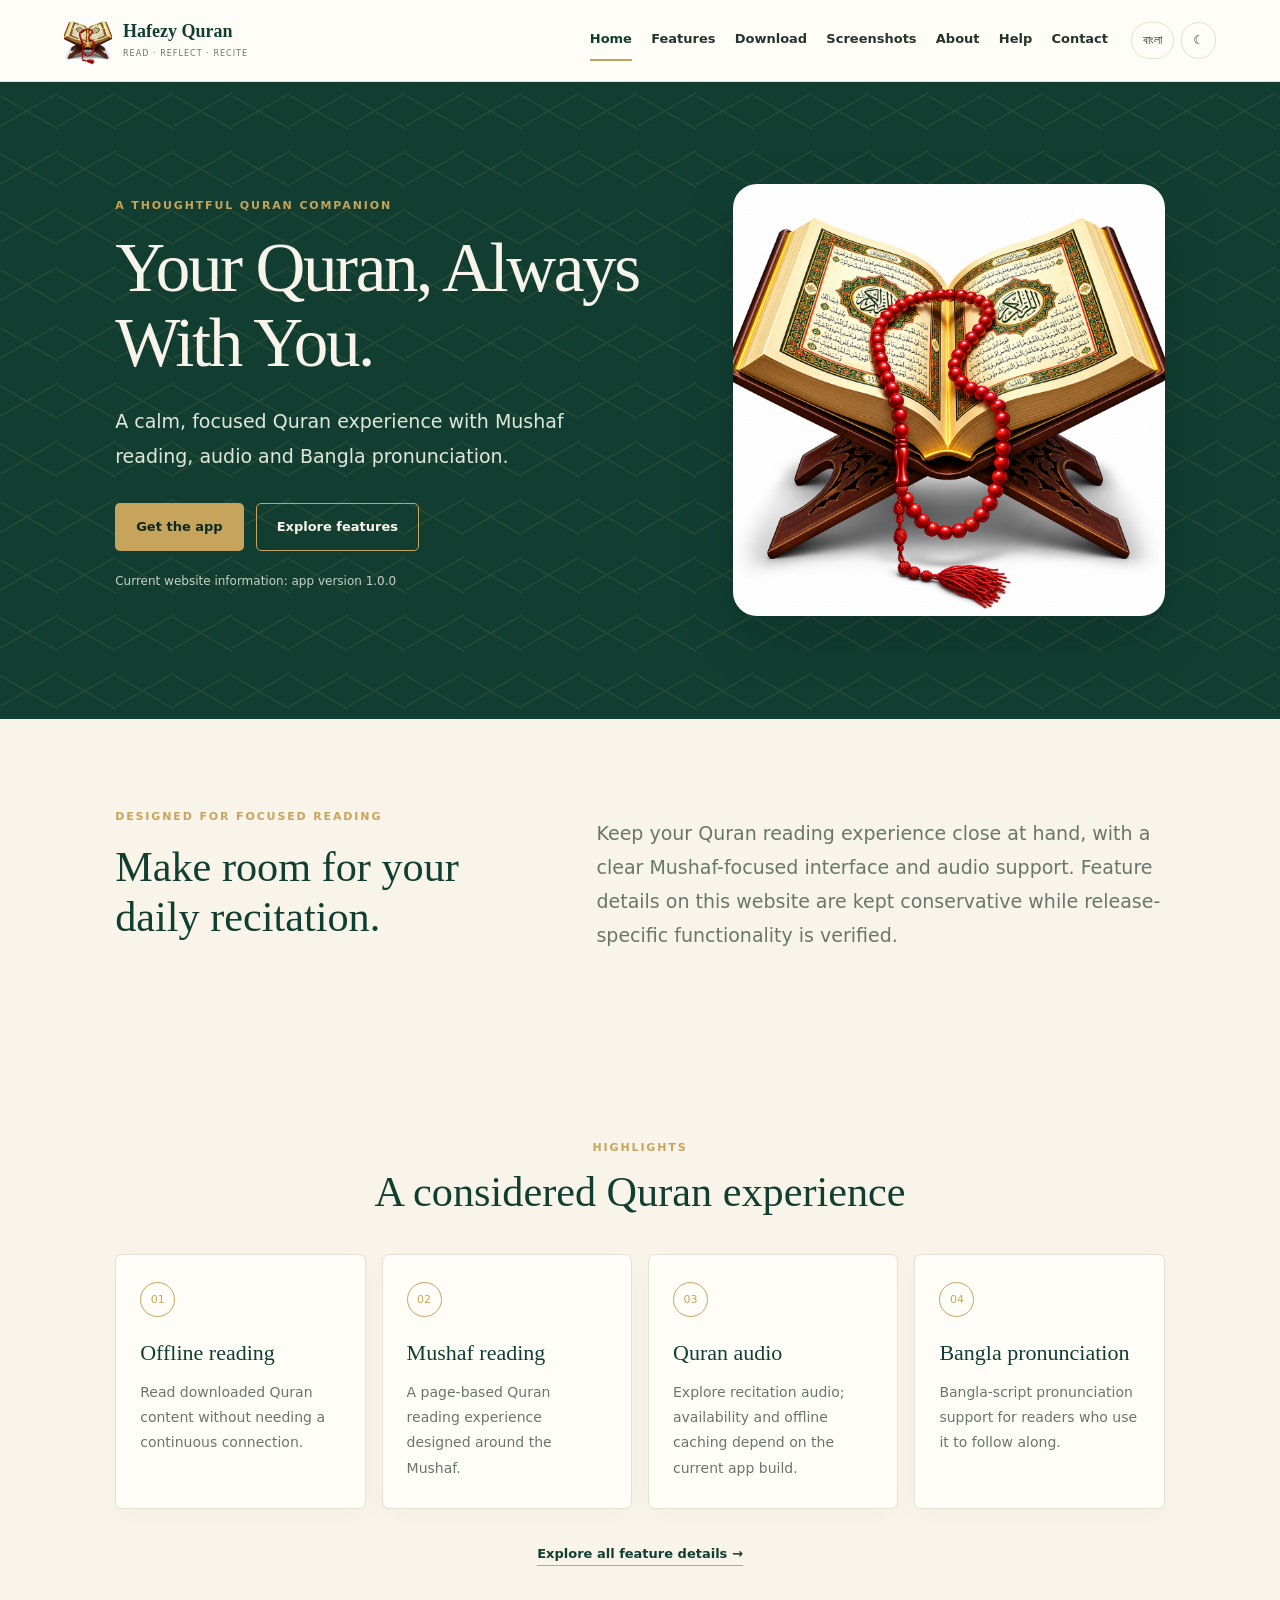
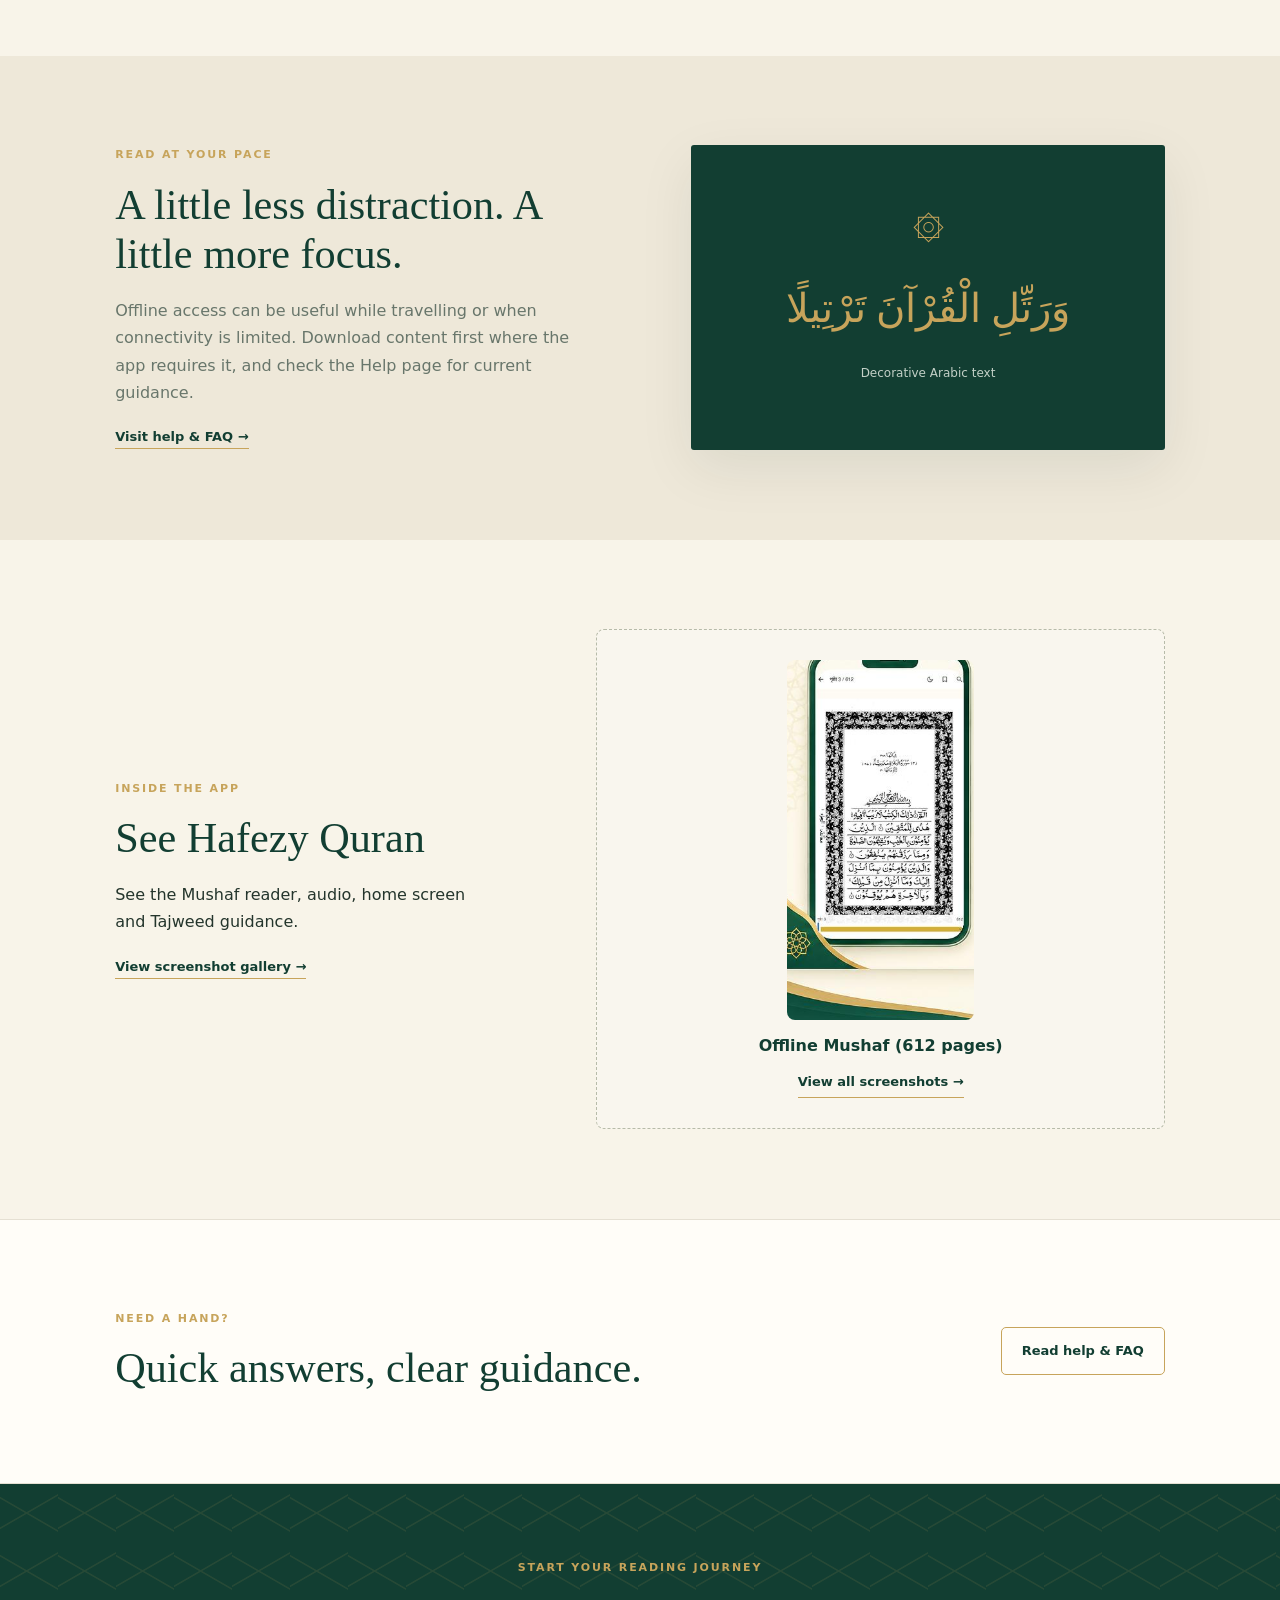
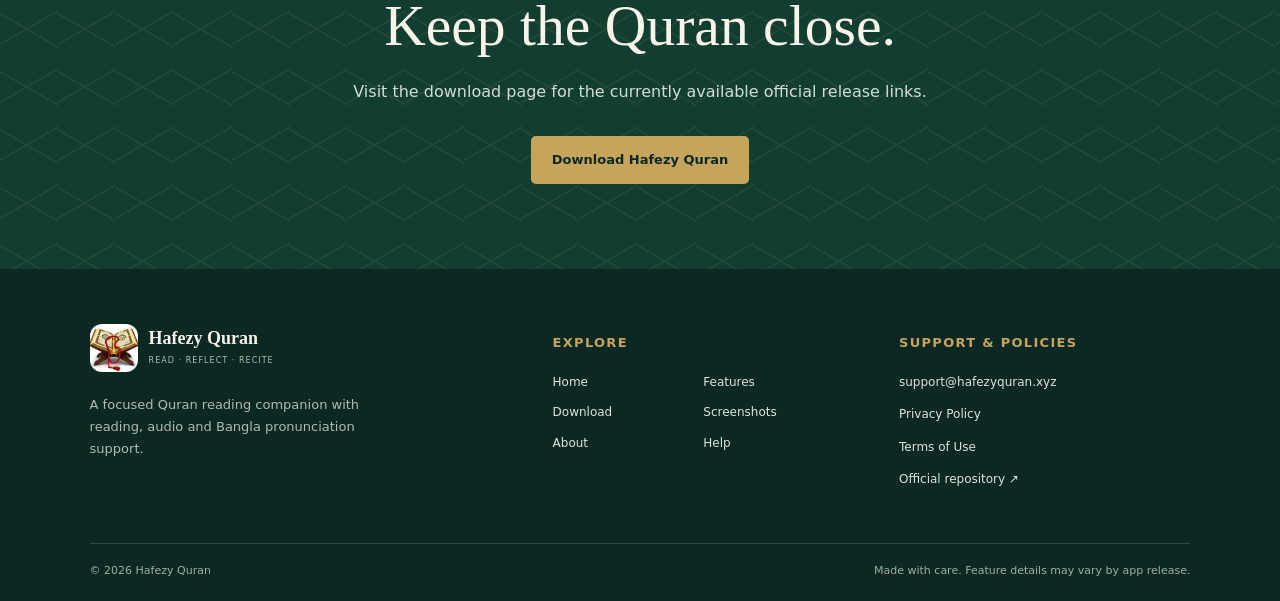
<file: index.html>
<!doctype html>
<html lang="en" data-theme="light"><head>
<meta charset="utf-8"><meta name="viewport" content="width=device-width,initial-scale=1">
<title>Hafezy Quran — Your Quran, Always With You</title>
<meta name="description" content="Discover Hafezy Quran, a Quran reading companion designed for an accessible Mushaf experience, audio and Bangla pronunciation.">
<link rel="canonical" href="https://hafezyquran.xyz/"><meta property="og:title" content="Hafezy Quran"><meta property="og:description" content="Your Quran, Always With You."><meta property="og:type" content="website"><meta property="og:url" content="https://hafezyquran.xyz/">
<link rel="icon" href="assets/icons/favicon.svg" type="image/svg+xml"><link rel="stylesheet" href="css/style.css"><link rel="stylesheet" href="css/responsive.css"><script src="js/theme.js"></script></head>
<body><div id="site-header"></div><main>
<section class="hero pattern"><div class="hero-copy"><p class="eyebrow" data-i18n="eyebrow">A thoughtful Quran companion</p><h1 data-i18n="heroTitle">Your Quran, Always With You.</h1><p class="lead" data-i18n="heroLead">A calm, focused Quran experience with Mushaf reading, audio and Bangla pronunciation.</p><div class="actions"><a class="button primary" href="download.html" data-i18n="getApp">Get the app</a><a class="button secondary" href="features.html" data-i18n="exploreFeatures">Explore features</a></div><p class="small muted" data-i18n="versionNote">Current website information: app version 1.0.0</p></div><div class="hero-art"><img class="hero-app-logo" src="assets/logo/hafezy-quran-logo.png" alt="Hafezy Quran app logo" width="520" height="520"></div></section>
<section class="section intro-grid"><div><p class="eyebrow" data-i18n="designedFor">Designed for focused reading</p><h2 data-i18n="readingTitle">Make room for your daily recitation.</h2></div><p class="lead" data-i18n="readingText">Keep your Quran reading experience close at hand, with a clear Mushaf-focused interface and audio support. Feature details on this website are kept conservative while release-specific functionality is verified.</p></section>
<section class="section"><div class="section-heading"><p class="eyebrow" data-i18n="highlights">Highlights</p><h2 data-i18n="featuresTitle">A considered Quran experience</h2></div><div class="feature-grid">
<article class="feature-card"><span class="feature-mark">01</span><h3 data-i18n="fOffline">Offline reading</h3><p data-i18n="fOfflineText">Read downloaded Quran content without needing a continuous connection.</p></article>
<article class="feature-card"><span class="feature-mark">02</span><h3 data-i18n="fMushaf">Mushaf reading</h3><p data-i18n="fMushafText">A page-based Quran reading experience designed around the Mushaf.</p></article>
<article class="feature-card"><span class="feature-mark">03</span><h3 data-i18n="fAudio">Quran audio</h3><p data-i18n="fAudioText">Explore recitation audio; availability and offline caching depend on the current app build.</p></article>
<article class="feature-card"><span class="feature-mark">04</span><h3 data-i18n="fPronunciation">Bangla pronunciation</h3><p data-i18n="fPronunciationText">Bangla-script pronunciation support for readers who use it to follow along.</p></article></div><p class="section-link"><a href="features.html" data-i18n="allFeatures">Explore all feature details →</a></p></section>
<section class="section split-panel"><div class="panel-copy"><p class="eyebrow" data-i18n="offlineFirst">Read at your pace</p><h2 data-i18n="offlineTitle">A little less distraction. A little more focus.</h2><p data-i18n="offlineText">Offline access can be useful while travelling or when connectivity is limited. Download content first where the app requires it, and check the Help page for current guidance.</p><a class="text-link" href="help.html" data-i18n="visitHelp">Visit help & FAQ →</a></div><div class="quote-card"><span class="quote-ornament">۞</span><p lang="ar" dir="rtl" class="arabic">وَرَتِّلِ الْقُرْآنَ تَرْتِيلًا</p><p class="muted small" data-i18n="decorativeOnly">Decorative Arabic text</p></div></section>
<section class="section gallery-preview"><div><p class="eyebrow" data-i18n="inApp">Inside the app</p><h2 data-i18n="screensTitle">See Hafezy Quran</h2><p data-i18n="screensText">See the Mushaf reader, audio, home screen and Tajweed guidance.</p><a class="text-link" href="screenshots.html" data-i18n="viewGallery">View screenshot gallery →</a></div><div class="screenshot-empty"><span class="empty-icon">▧</span><strong data-i18n="screensPending">App screenshots</strong><span class="small muted" data-i18n="screensPendingText">Real screenshots from the Hafezy Quran app.</span></div></section>
<section class="section faq-teaser"><div><p class="eyebrow" data-i18n="needHelp">Need a hand?</p><h2 data-i18n="faqTitle">Quick answers, clear guidance.</h2></div><a class="button secondary" href="help.html" data-i18n="readFaq">Read help & FAQ</a></section>
<section class="final-cta pattern"><p class="eyebrow" data-i18n="startToday">Start your reading journey</p><h2 data-i18n="ctaTitle">Keep the Quran close.</h2><p data-i18n="ctaText">Visit the download page for the currently available official release links.</p><a class="button gold" href="download.html" data-i18n="downloadApp">Download Hafezy Quran</a></section>
</main><div id="site-footer"></div><script src="js/config.js"></script><script src="js/translations.js"></script><script src="js/main.js"></script></body></html>
</file>
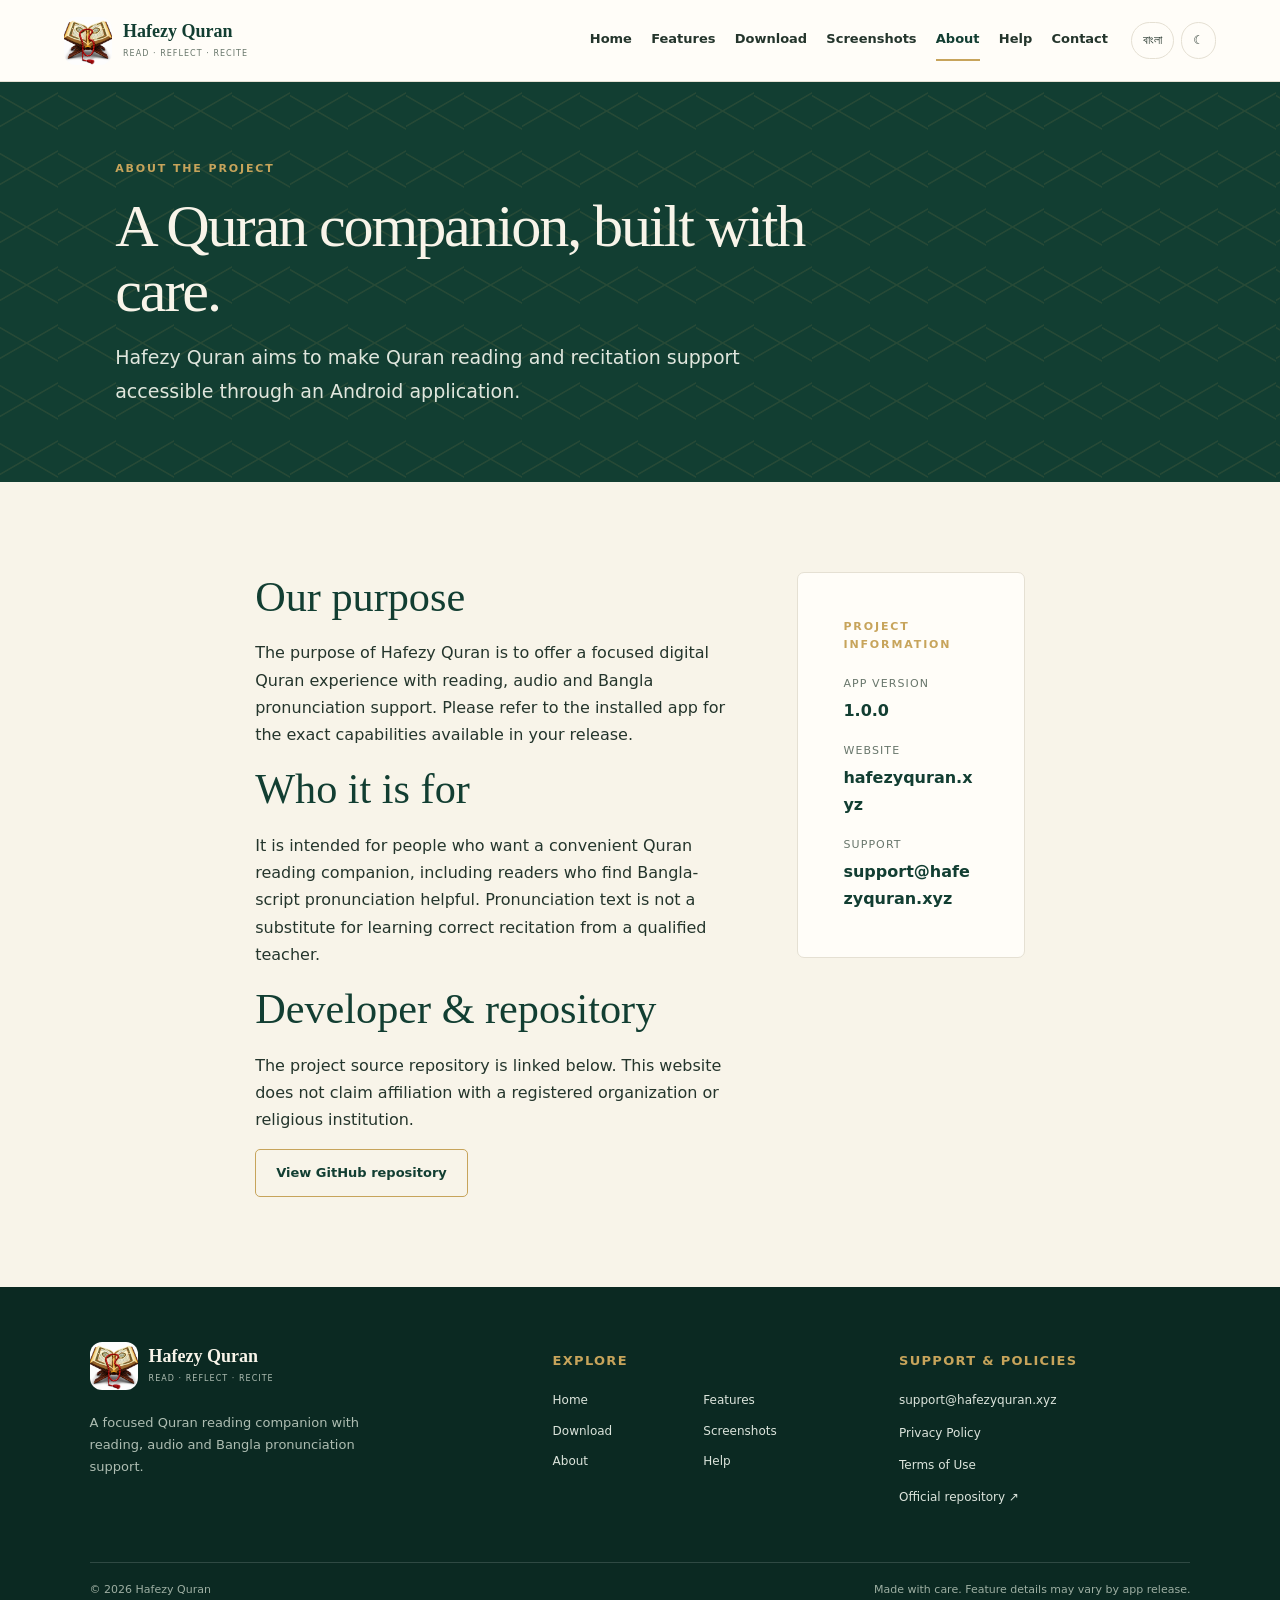
<file: about.html>
<!doctype html><html lang="en" data-theme="light"><head><meta charset="utf-8"><meta name="viewport" content="width=device-width,initial-scale=1"><title>About — Hafezy Quran</title><meta name="description" content="Learn about the purpose, project details and support options for Hafezy Quran."><link rel="canonical" href="https://hafezyquran.xyz/about.html"><link rel="icon" href="assets/icons/favicon.svg"><link rel="stylesheet" href="css/style.css"><link rel="stylesheet" href="css/responsive.css"><script src="js/theme.js"></script></head><body><div id="site-header"></div><main><section class="page-hero pattern"><p class="eyebrow" data-i18n="aboutEyebrow">About the project</p><h1 data-i18n="aboutTitle">A Quran companion, built with care.</h1><p class="lead" data-i18n="aboutLead">Hafezy Quran aims to make Quran reading and recitation support accessible through an Android application.</p></section><section class="section prose-layout"><article><h2 data-i18n="purposeTitle">Our purpose</h2><p data-i18n="purposeText">The purpose of Hafezy Quran is to offer a focused digital Quran experience with reading, audio and Bangla pronunciation support. Please refer to the installed app for the exact capabilities available in your release.</p><h2 data-i18n="audienceTitle">Who it is for</h2><p data-i18n="audienceText">It is intended for people who want a convenient Quran reading companion, including readers who find Bangla-script pronunciation helpful. Pronunciation text is not a substitute for learning correct recitation from a qualified teacher.</p><h2 data-i18n="developerTitle">Developer & repository</h2><p data-i18n="developerText">The project source repository is linked below. This website does not claim affiliation with a registered organization or religious institution.</p><a class="button secondary" href="https://github.com/Kafi-1/hafezy-quran" target="_blank" rel="noopener noreferrer" data-i18n="viewRepository">View GitHub repository</a></article><aside class="fact-card"><p class="eyebrow" data-i18n="projectInfo">Project information</p><dl><dt data-i18n="appVersionLabel">App version</dt><dd>1.0.0</dd><dt data-i18n="domainLabel">Website</dt><dd>hafezyquran.xyz</dd><dt data-i18n="supportLabel">Support</dt><dd><a href="mailto:support@hafezyquran.xyz">support@hafezyquran.xyz</a></dd></dl></aside></section></main><div id="site-footer"></div><script src="js/config.js"></script><script src="js/translations.js"></script><script src="js/main.js"></script></body></html>
</file>
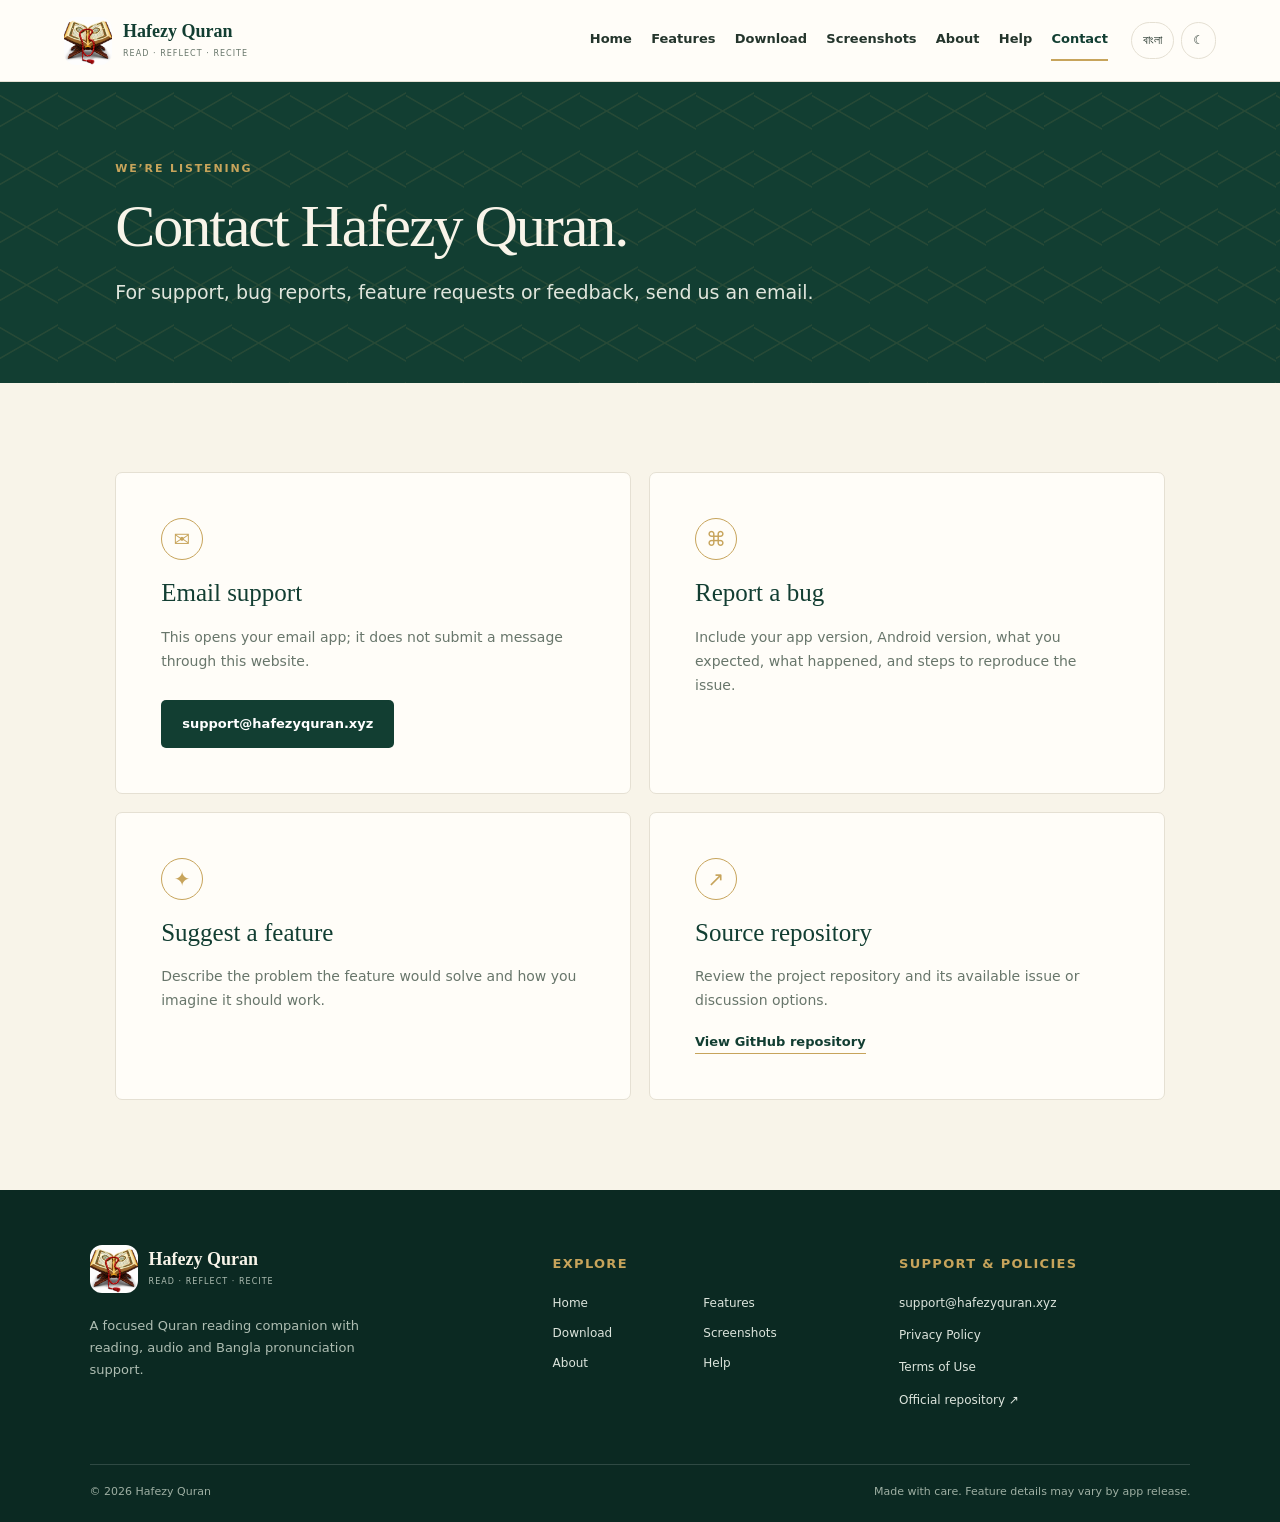
<file: contact.html>
<!doctype html><html lang="en" data-theme="light"><head><meta charset="utf-8"><meta name="viewport" content="width=device-width,initial-scale=1"><title>Contact — Hafezy Quran</title><meta name="description" content="Contact Hafezy Quran support for bug reports, feature requests and feedback."><link rel="canonical" href="https://hafezyquran.xyz/contact.html"><link rel="icon" href="assets/icons/favicon.svg"><link rel="stylesheet" href="css/style.css"><link rel="stylesheet" href="css/responsive.css"><script src="js/theme.js"></script></head><body><div id="site-header"></div><main><section class="page-hero pattern"><p class="eyebrow" data-i18n="contactEyebrow">We’re listening</p><h1 data-i18n="contactTitle">Contact Hafezy Quran.</h1><p class="lead" data-i18n="contactLead">For support, bug reports, feature requests or feedback, send us an email.</p></section><section class="section contact-grid"><article class="contact-card"><span class="contact-icon">✉</span><h2 data-i18n="emailSupport">Email support</h2><p data-i18n="emailSupportText">This opens your email app; it does not submit a message through this website.</p><a class="button primary" href="mailto:support@hafezyquran.xyz">support@hafezyquran.xyz</a></article><article class="contact-card"><span class="contact-icon">⌘</span><h2 data-i18n="reportBug">Report a bug</h2><p data-i18n="bugText">Include your app version, Android version, what you expected, what happened, and steps to reproduce the issue.</p></article><article class="contact-card"><span class="contact-icon">✦</span><h2 data-i18n="featureRequest">Suggest a feature</h2><p data-i18n="featureRequestText">Describe the problem the feature would solve and how you imagine it should work.</p></article><article class="contact-card"><span class="contact-icon">↗</span><h2 data-i18n="sourceCode">Source repository</h2><p data-i18n="repoText">Review the project repository and its available issue or discussion options.</p><a class="text-link" href="https://github.com/Kafi-1/hafezy-quran" target="_blank" rel="noopener noreferrer" data-i18n="viewRepository">View GitHub repository →</a></article></section></main><div id="site-footer"></div><script src="js/config.js"></script><script src="js/translations.js"></script><script src="js/main.js"></script></body></html>
</file>
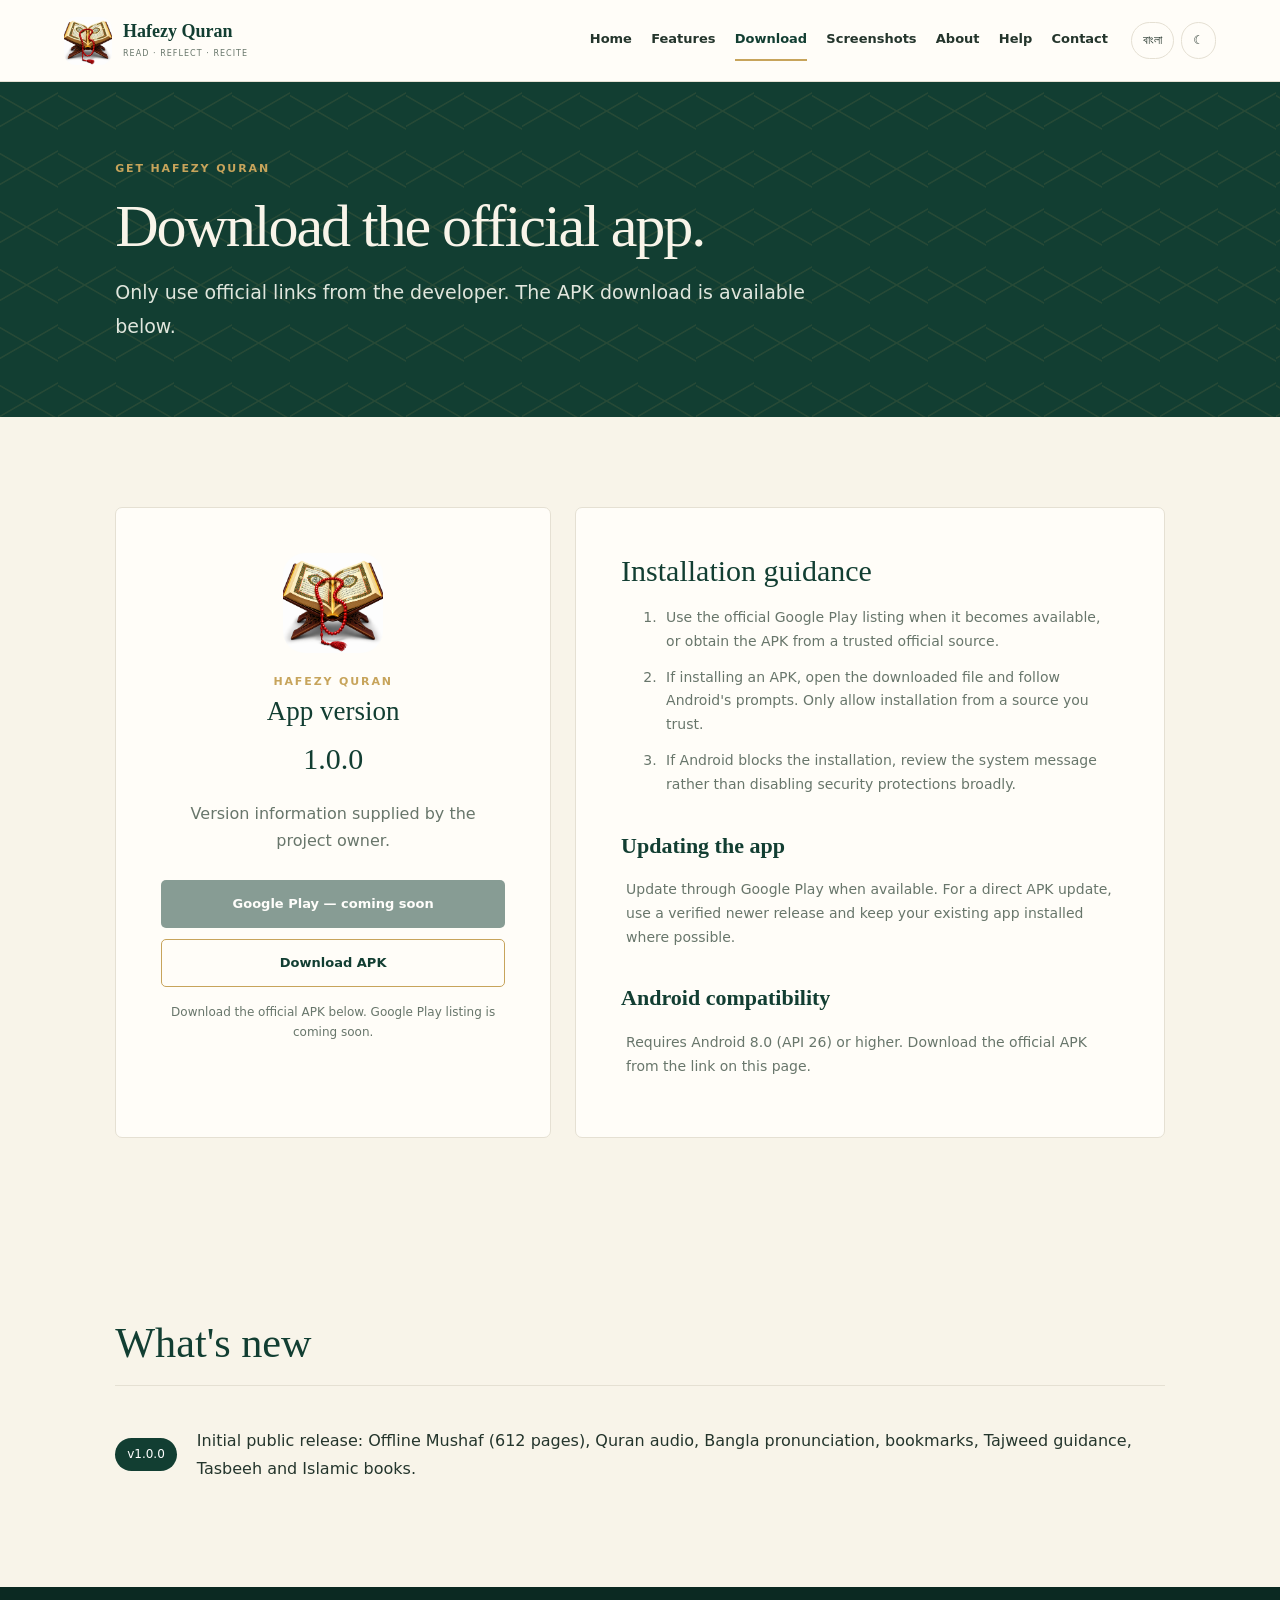
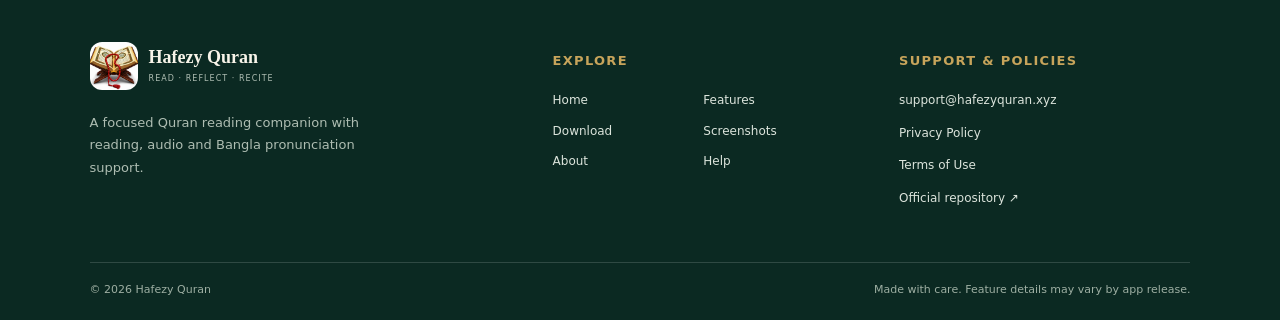
<file: download.html>
<!doctype html><html lang="en" data-theme="light"><head><meta charset="utf-8"><meta name="viewport" content="width=device-width,initial-scale=1"><title>Download — Hafezy Quran</title><meta name="description" content="Find official Hafezy Quran download links, version information and installation guidance."><link rel="canonical" href="https://hafezyquran.xyz/download.html"><link rel="icon" href="assets/icons/favicon.svg"><link rel="stylesheet" href="css/style.css"><link rel="stylesheet" href="css/responsive.css"><script src="js/theme.js"></script></head><body><div id="site-header"></div><main><section class="page-hero pattern"><p class="eyebrow" data-i18n="downloadEyebrow">Get Hafezy Quran</p><h1 data-i18n="downloadTitle">Download the official app.</h1><p class="lead" data-i18n="downloadLead">Only use links published by the developer. Only use official links from the developer. The APK download is available below.</p></section><section class="section download-layout"><div class="download-card"><div class="app-icon"><img src="assets/logo/hafezy-quran-logo.png" alt="Hafezy Quran app logo" width="100" height="100"></div><p class="eyebrow">HAFEZY QURAN</p><h2 data-i18n="appVersion">App version</h2><p class="version-number" id="app-version">1.0.0</p><p class="muted" data-i18n="downloadVersionNote">Version information supplied by the project owner.</p><div class="download-actions"><a class="button primary" id="play-download" href="#" aria-disabled="true" data-i18n="playComing">Google Play — coming soon</a><a class="button secondary" id="apk-download" href="#" aria-disabled="true" data-i18n="apkComing">Download APK</a></div><p id="download-status" class="small muted" role="status" data-i18n="downloadUnavailable">Download the official APK below. Google Play listing is coming soon.</p></div><div class="instruction-card"><h2 data-i18n="installTitle">Installation guidance</h2><ol><li data-i18n="installStep1">Use the official Google Play listing when it becomes available, or obtain the APK from a trusted official source.</li><li data-i18n="installStep2">If installing an APK, open the downloaded file and follow Android's prompts. Only allow installation from a source you trust.</li><li data-i18n="installStep3">If Android blocks the installation, review the system message rather than disabling security protections broadly.</li></ol><h3 data-i18n="updateTitle">Updating the app</h3><p data-i18n="updateText">Update through Google Play when available. For a direct APK update, use a verified newer release and keep your existing app installed where possible.</p><h3 data-i18n="compatTitle">Android compatibility</h3><p data-i18n="compatText">Requires Android 8.0 (API 26) or higher. Download the official APK from the link on this page.</p></div></section><section class="section"><h2 data-i18n="changelogTitle">What's new</h2><div class="changelog"><span class="version-pill">v1.0.0</span><p data-i18n="changelogText">Initial public release: Offline Mushaf (612 pages), Quran audio, Bangla pronunciation, bookmarks, Tajweed guidance, Tasbeeh and Islamic books.</p></div></section></main><div id="site-footer"></div><script src="js/config.js"></script><script src="js/translations.js"></script><script src="js/main.js"></script></body></html>
</file>
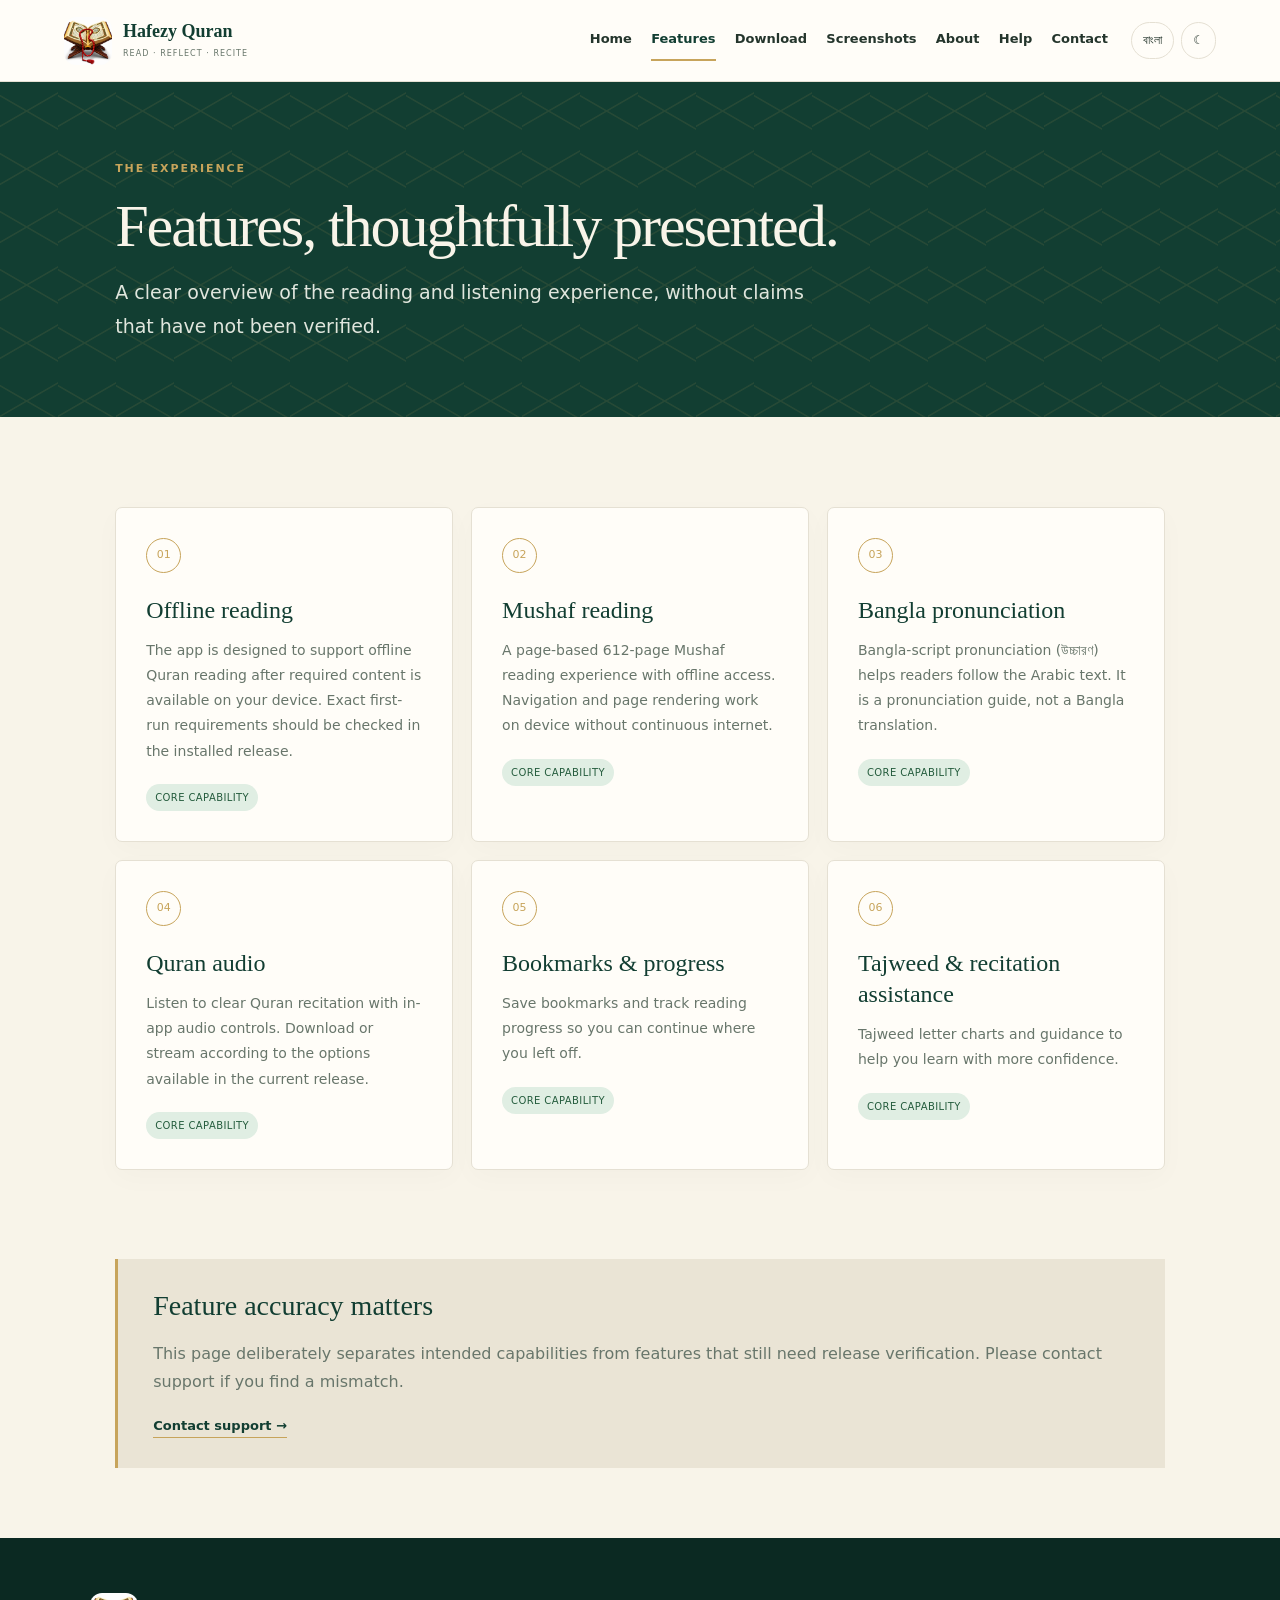
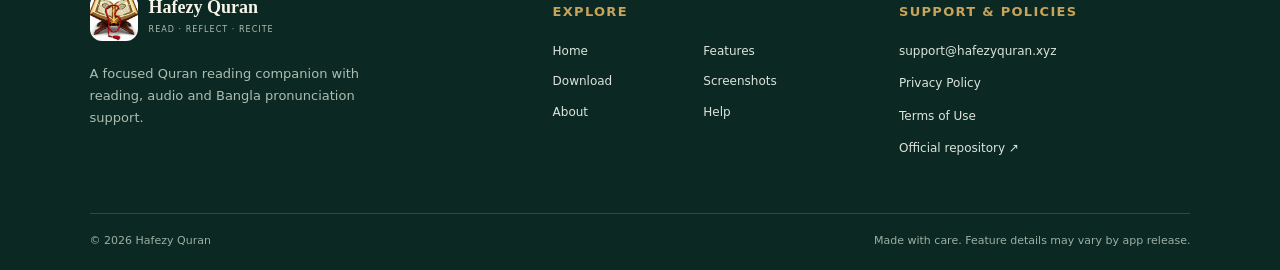
<file: features.html>
<!doctype html><html lang="en" data-theme="light"><head><meta charset="utf-8"><meta name="viewport" content="width=device-width,initial-scale=1"><title>Features — Hafezy Quran</title><meta name="description" content="Explore Hafezy Quran features and see which capabilities are confirmed for the current release."><link rel="canonical" href="https://hafezyquran.xyz/features.html"><link rel="icon" href="assets/icons/favicon.svg"><link rel="stylesheet" href="css/style.css"><link rel="stylesheet" href="css/responsive.css"><script src="js/theme.js"></script></head><body><div id="site-header"></div><main><section class="page-hero pattern"><p class="eyebrow" data-i18n="featuresEyebrow">The experience</p><h1 data-i18n="featuresPageTitle">Features, thoughtfully presented.</h1><p class="lead" data-i18n="featuresPageLead">A clear overview of the reading and listening experience, without claims that have not been verified.</p></section><section class="section feature-detail-grid"><article class="feature-card"><span class="feature-mark">01</span><h2 data-i18n="fOffline">Offline reading</h2><p data-i18n="fdOffline">The app is designed to support offline Quran reading after required content is available on your device. Exact first-run requirements should be checked in the installed release.</p><span class="status confirmed" data-i18n="statusCore">Core capability</span></article><article class="feature-card"><span class="feature-mark">02</span><h2 data-i18n="fMushaf">Mushaf reading</h2><p data-i18n="fdMushaf">The project targets a 612-page Mushaf reading experience. Verify page rendering and navigation on your device before relying on a specific layout.</p><span class="status confirmed" data-i18n="statusCore">Core capability</span></article><article class="feature-card"><span class="feature-mark">03</span><h2 data-i18n="fPronunciation">Bangla pronunciation</h2><p data-i18n="fdPronunciation">Bangla-script pronunciation (উচ্চারণ) is intended to help readers follow the Arabic recitation. It is not a Bangla translation.</p><span class="status confirmed" data-i18n="statusCore">Core capability</span></article><article class="feature-card"><span class="feature-mark">04</span><h2 data-i18n="fAudio">Quran audio</h2><p data-i18n="fdAudio">Listen to clear Quran recitation with in-app audio controls.</p><span class="status confirmed" data-i18n="statusCore">Core capability</span></article><article class="feature-card"><span class="feature-mark">05</span><h2 data-i18n="fBookmark">Bookmarks & progress</h2><p data-i18n="fdBookmark">Save bookmarks and track reading progress so you can continue where you left off.</p><span class="status confirmed" data-i18n="statusCore">Core capability</span></article><article class="feature-card"><span class="feature-mark">06</span><h2 data-i18n="fTajweed">Tajweed & recitation assistance</h2><p data-i18n="fdTajweed">Tajweed letter charts and guidance to help you learn with more confidence.</p><span class="status confirmed" data-i18n="statusCore">Core capability</span></article></section><section class="section note-panel"><h2 data-i18n="accuracyTitle">Feature accuracy matters</h2><p data-i18n="accuracyText">This page deliberately separates intended capabilities from features that still need release verification. Please contact support if you find a mismatch.</p><a class="text-link" href="contact.html" data-i18n="contactSupport">Contact support →</a></section></main><div id="site-footer"></div><script src="js/config.js"></script><script src="js/translations.js"></script><script src="js/main.js"></script></body></html>
</file>
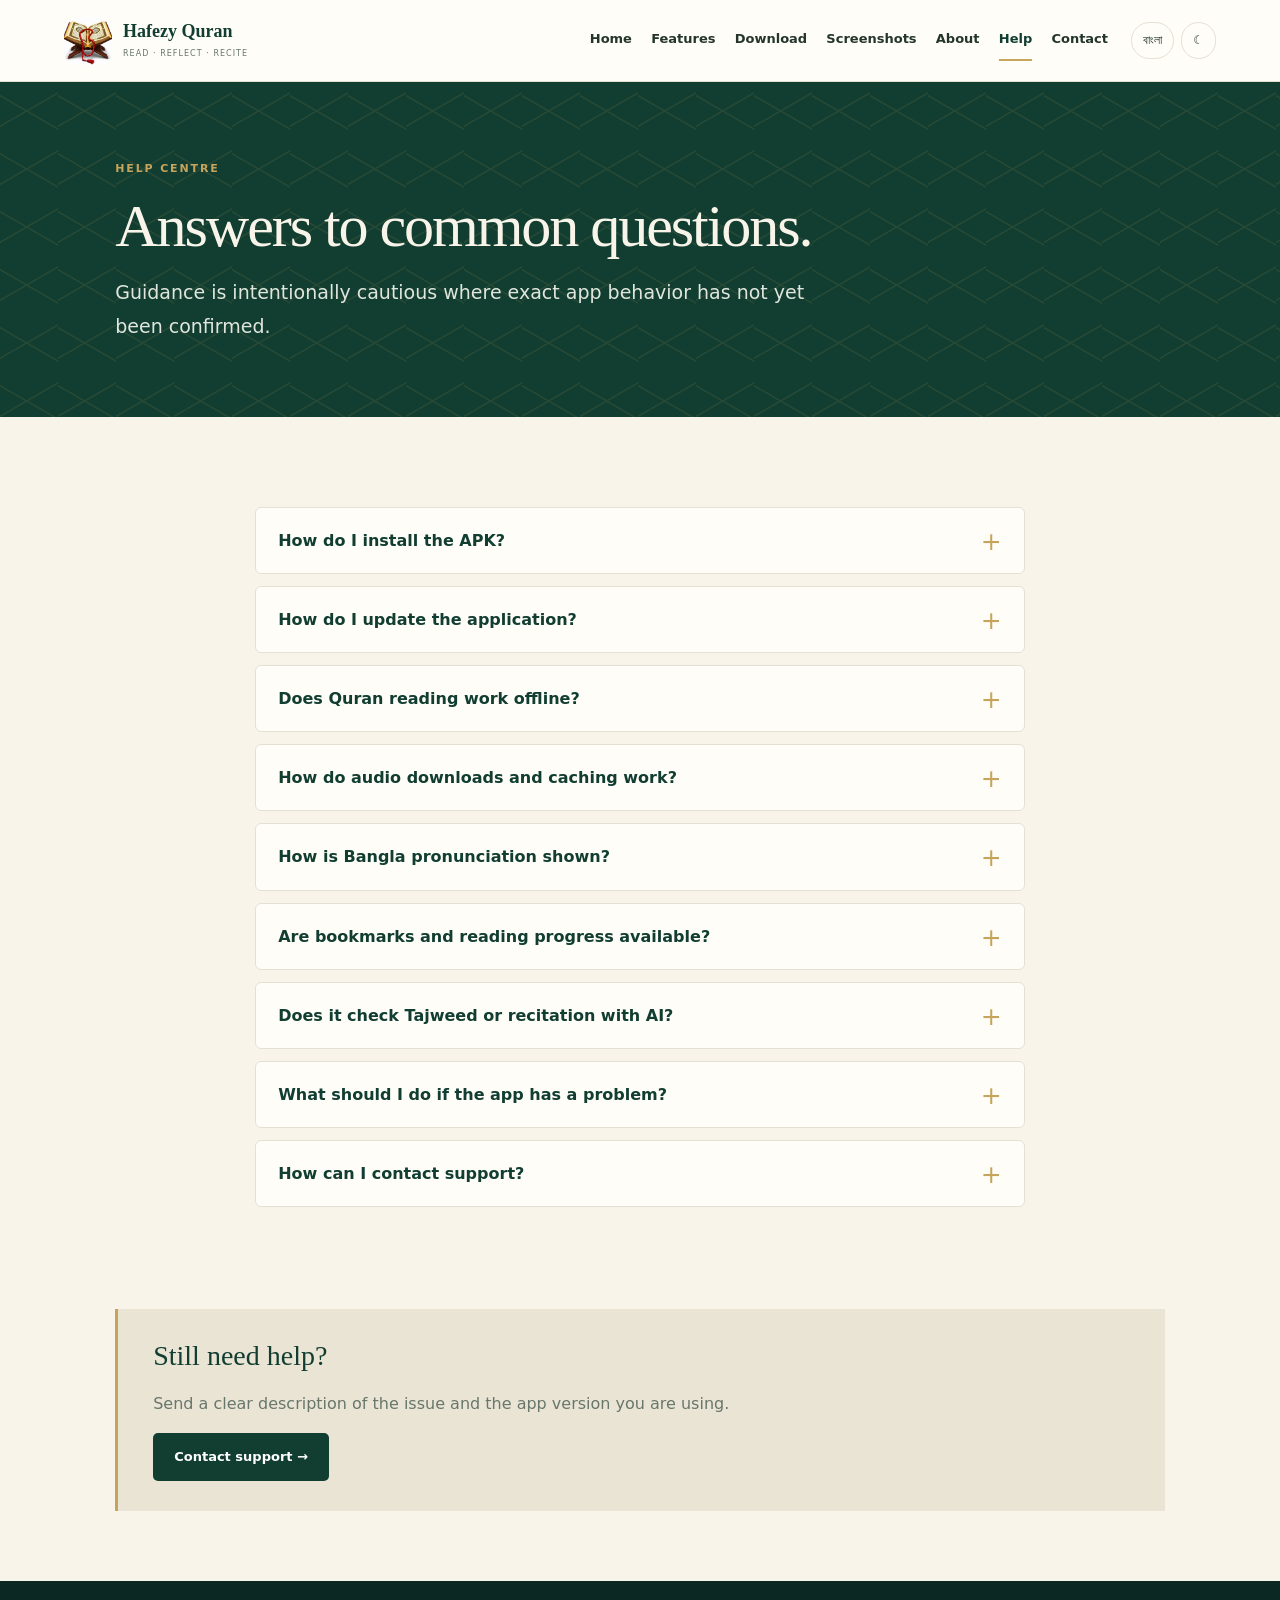
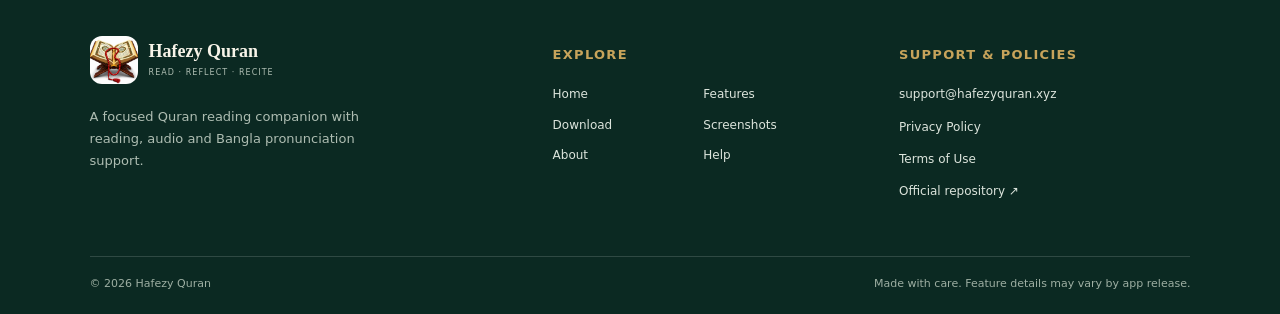
<file: help.html>
<!doctype html><html lang="en" data-theme="light"><head><meta charset="utf-8"><meta name="viewport" content="width=device-width,initial-scale=1"><title>Help & FAQ — Hafezy Quran</title><meta name="description" content="Installation, offline reading, audio, pronunciation and troubleshooting guidance for Hafezy Quran."><link rel="canonical" href="https://hafezyquran.xyz/help.html"><link rel="icon" href="assets/icons/favicon.svg"><link rel="stylesheet" href="css/style.css"><link rel="stylesheet" href="css/responsive.css"><script src="js/theme.js"></script></head><body><div id="site-header"></div><main><section class="page-hero pattern"><p class="eyebrow" data-i18n="helpEyebrow">Help centre</p><h1 data-i18n="helpTitle">Answers to common questions.</h1><p class="lead" data-i18n="helpLead">Common questions about installation, reading, audio and more.</p></section><section class="section faq-list">
<details><summary data-i18n="qInstall">How do I install the APK?</summary><p data-i18n="aInstall">Use only an official APK source. Open the downloaded APK and follow Android's prompts. Review any security warning carefully and avoid files from unknown sources.</p></details>
<details><summary data-i18n="qUpdate">How do I update the application?</summary><p data-i18n="aUpdate">Use Google Play if the official listing is available. Otherwise, install only a verified newer APK from the developer. A newer version may be needed to update an existing installation.</p></details>
<details><summary data-i18n="qOffline">Does Quran reading work offline?</summary><p data-i18n="aOffline">The app is intended to support offline reading. Depending on the release, required content may need to be present on the device first. Test offline mode after initial setup.</p></details>
<details><summary data-i18n="qAudio">How do audio downloads and caching work?</summary><p data-i18n="aAudio">Audio availability and caching behavior depend on the current build. Check the in-app audio controls and verify a recitation plays after disconnecting from the internet before relying on offline playback.</p></details>
<details><summary data-i18n="qPronunciation">How is Bangla pronunciation shown?</summary><p data-i18n="aPronunciation">Bangla pronunciation means a Bangla-script guide to Arabic sounds; it is not a Bangla translation. Pronunciation guides cannot replace instruction from a qualified Quran teacher.</p></details>
<details><summary data-i18n="qBookmark">Are bookmarks and reading progress available?</summary><p data-i18n="aBookmark">Yes. The app includes bookmarks and reading progress so you can continue where you left off.</p></details>
<details><summary data-i18n="qTajweed">Does it check Tajweed or recitation with AI?</summary><p data-i18n="aTajweed">An automated Tajweed analyzer or AI recitation checker is not confirmed as a released feature. Do not rely on the app for automated correction unless a future release explicitly documents it.</p></details>
<details><summary data-i18n="qTrouble">What should I do if the app has a problem?</summary><p data-i18n="aTrouble">Restart the app and device, check available storage, and make sure the app is up to date. When reporting a problem, include your Android version, app version, steps to reproduce and a screenshot if possible. Do not send passwords or private information.</p></details>
<details><summary data-i18n="qContact">How can I contact support?</summary><p data-i18n="aContact">Email <a href="mailto:support@hafezyquran.xyz">support@hafezyquran.xyz</a> with a concise description of your question or issue.</p></details>
</section><section class="section note-panel"><h2 data-i18n="stillNeedHelp">Still need help?</h2><p data-i18n="supportPrompt">Send a clear description of the issue and the app version you are using.</p><a class="button primary" href="contact.html" data-i18n="contactSupport">Contact support</a></section></main><div id="site-footer"></div><script src="js/config.js"></script><script src="js/translations.js"></script><script src="js/main.js"></script></body></html>
</file>
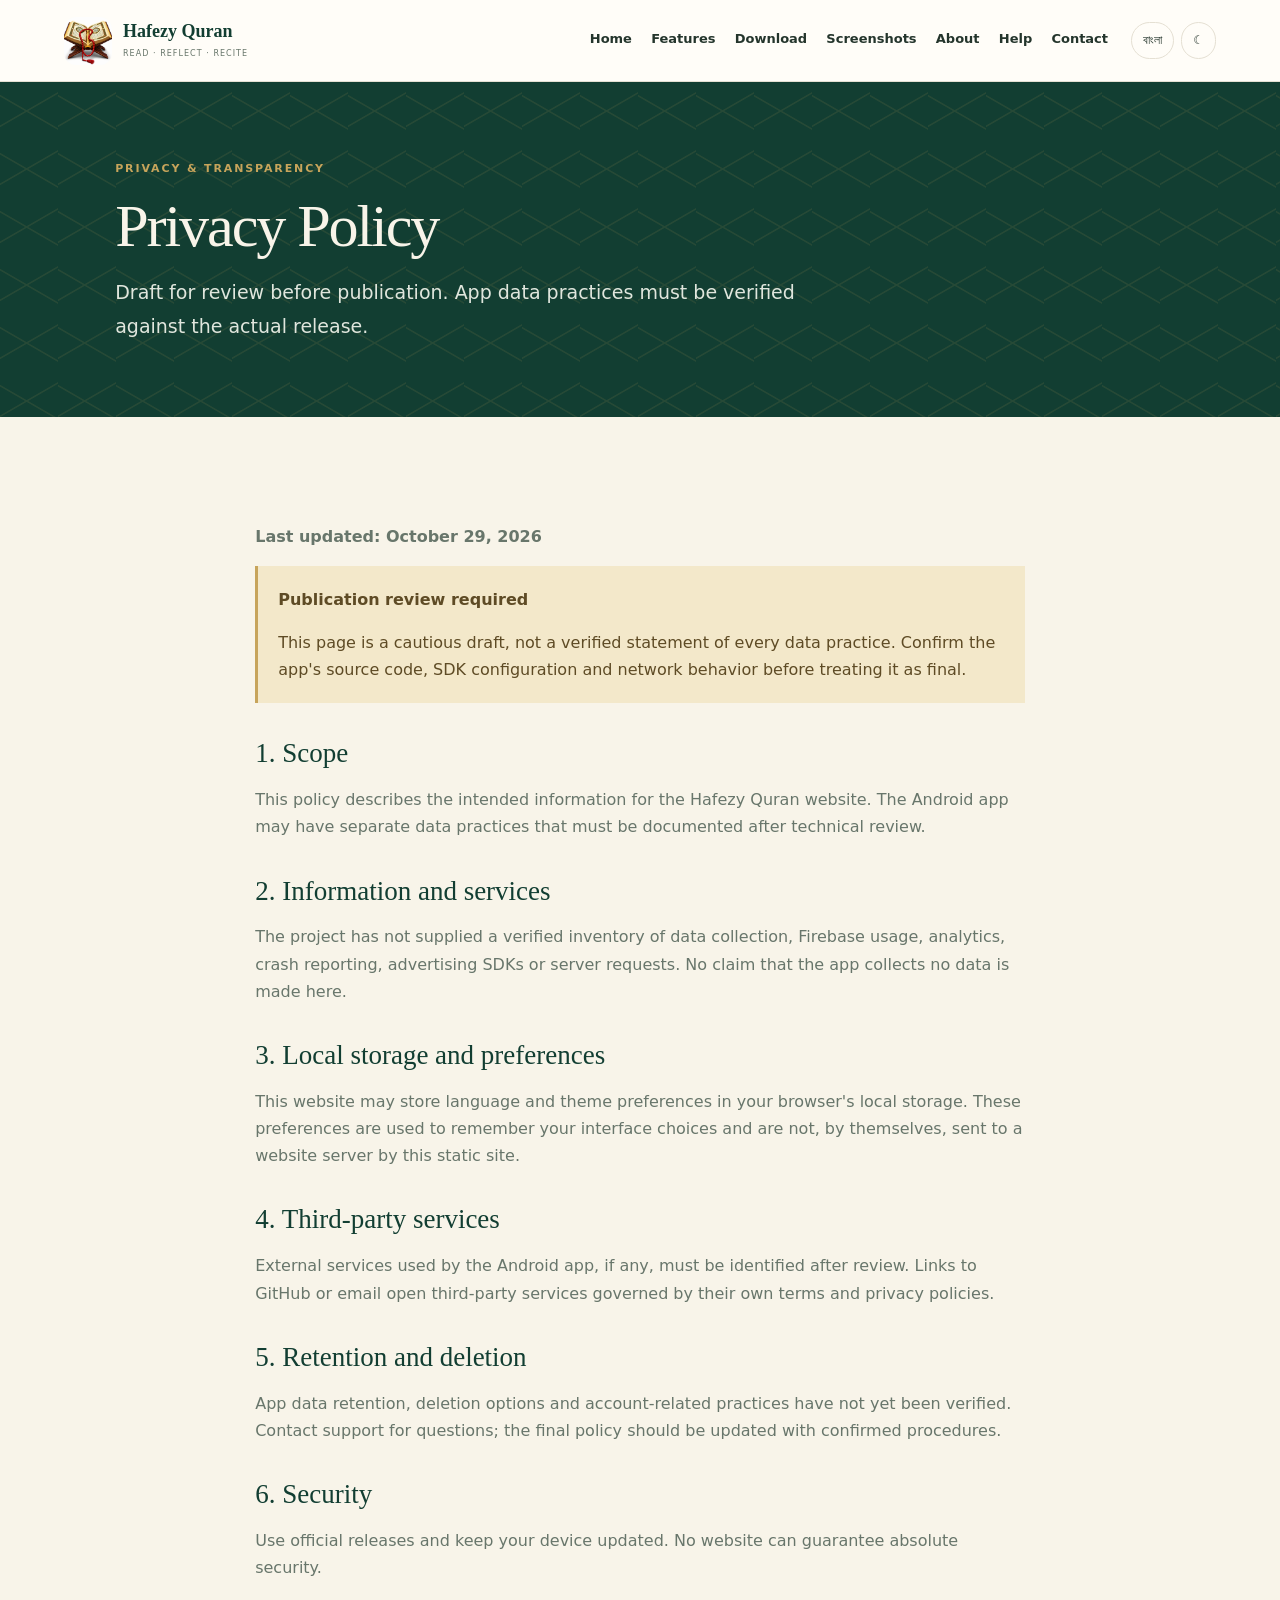
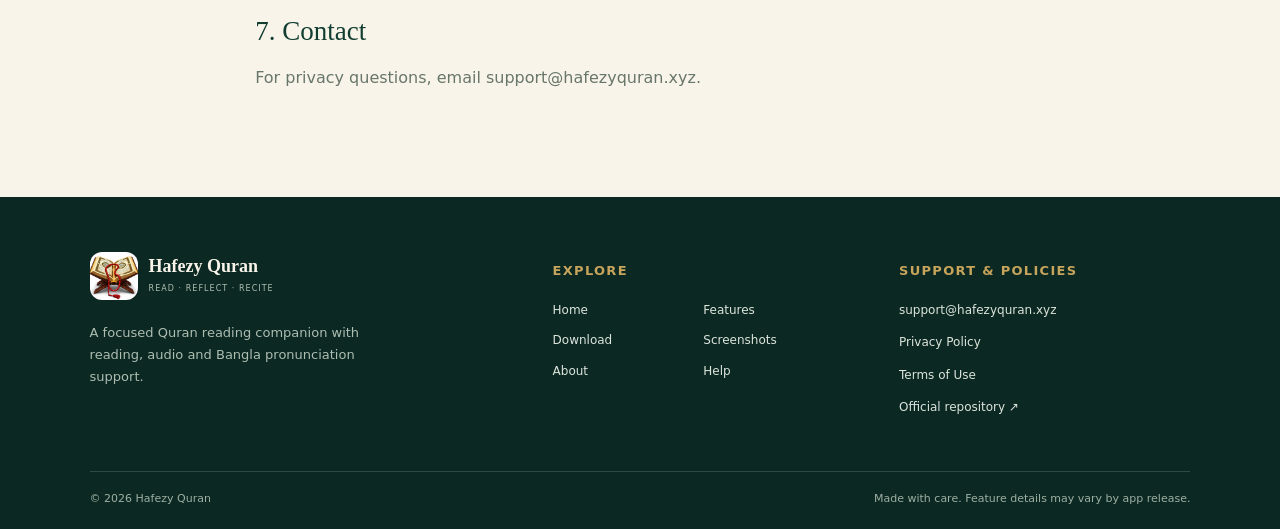
<file: privacy.html>
<!doctype html><html lang="en" data-theme="light"><head><meta charset="utf-8"><meta name="viewport" content="width=device-width,initial-scale=1"><title>Privacy Policy — Hafezy Quran</title><meta name="description" content="Read the Hafezy Quran website privacy information and review items that must be confirmed against the app implementation."><link rel="canonical" href="https://hafezyquran.xyz/privacy.html"><link rel="icon" href="assets/icons/favicon.svg"><link rel="stylesheet" href="css/style.css"><link rel="stylesheet" href="css/responsive.css"><script src="js/theme.js"></script></head><body><div id="site-header"></div><main><section class="page-hero pattern"><p class="eyebrow" data-i18n="privacyEyebrow">Privacy & transparency</p><h1 data-i18n="privacyTitle">Privacy Policy</h1><p class="lead" data-i18n="privacyLead">Please review this policy. App data practices should match the current release.</p></section><section class="section prose-layout"><article class="prose"><p><strong data-i18n="lastUpdated">Last updated: October 29, 2026</strong></p><div class="review-alert"><strong data-i18n="reviewRequired">Publication review required</strong><p data-i18n="reviewText">This policy covers the website and summarizes expected app practices. Firebase is used for backend services. Confirm details against the current release if needed.</p></div><h2 data-i18n="scopeTitle">1. Scope</h2><p data-i18n="scopeText">This policy describes the intended information for the Hafezy Quran website. The Android app may have separate data practices that must be documented after technical review.</p><h2 data-i18n="collectTitle">2. Information and services</h2><p data-i18n="collectText">The project has not supplied a verified inventory of data collection, Firebase usage, analytics, crash reporting, advertising SDKs or server requests. No claim that the app collects no data is made here.</p><h2 data-i18n="localTitle">3. Local storage and preferences</h2><p data-i18n="localText">This website may store language and theme preferences in your browser's local storage. These preferences are used to remember your interface choices and are not, by themselves, sent to a website server by this static site.</p><h2 data-i18n="thirdTitle">4. Third-party services</h2><p data-i18n="thirdText">External services used by the Android app, if any, must be identified after review. Links to GitHub or email open third-party services governed by their own terms and privacy policies.</p><h2 data-i18n="retentionTitle">5. Retention and deletion</h2><p data-i18n="retentionText">App data retention, deletion options and account-related practices have not yet been verified. Contact support for questions; the final policy should be updated with confirmed procedures.</p><h2 data-i18n="securityTitle">6. Security</h2><p data-i18n="securityText">Use official releases and keep your device updated. No website can guarantee absolute security.</p><h2 data-i18n="privacyContactTitle">7. Contact</h2><p data-i18n="privacyContactText">For privacy questions, email <a href="mailto:support@hafezyquran.xyz">support@hafezyquran.xyz</a>.</p></article></section></main><div id="site-footer"></div><script src="js/config.js"></script><script src="js/translations.js"></script><script src="js/main.js"></script></body></html>
</file>
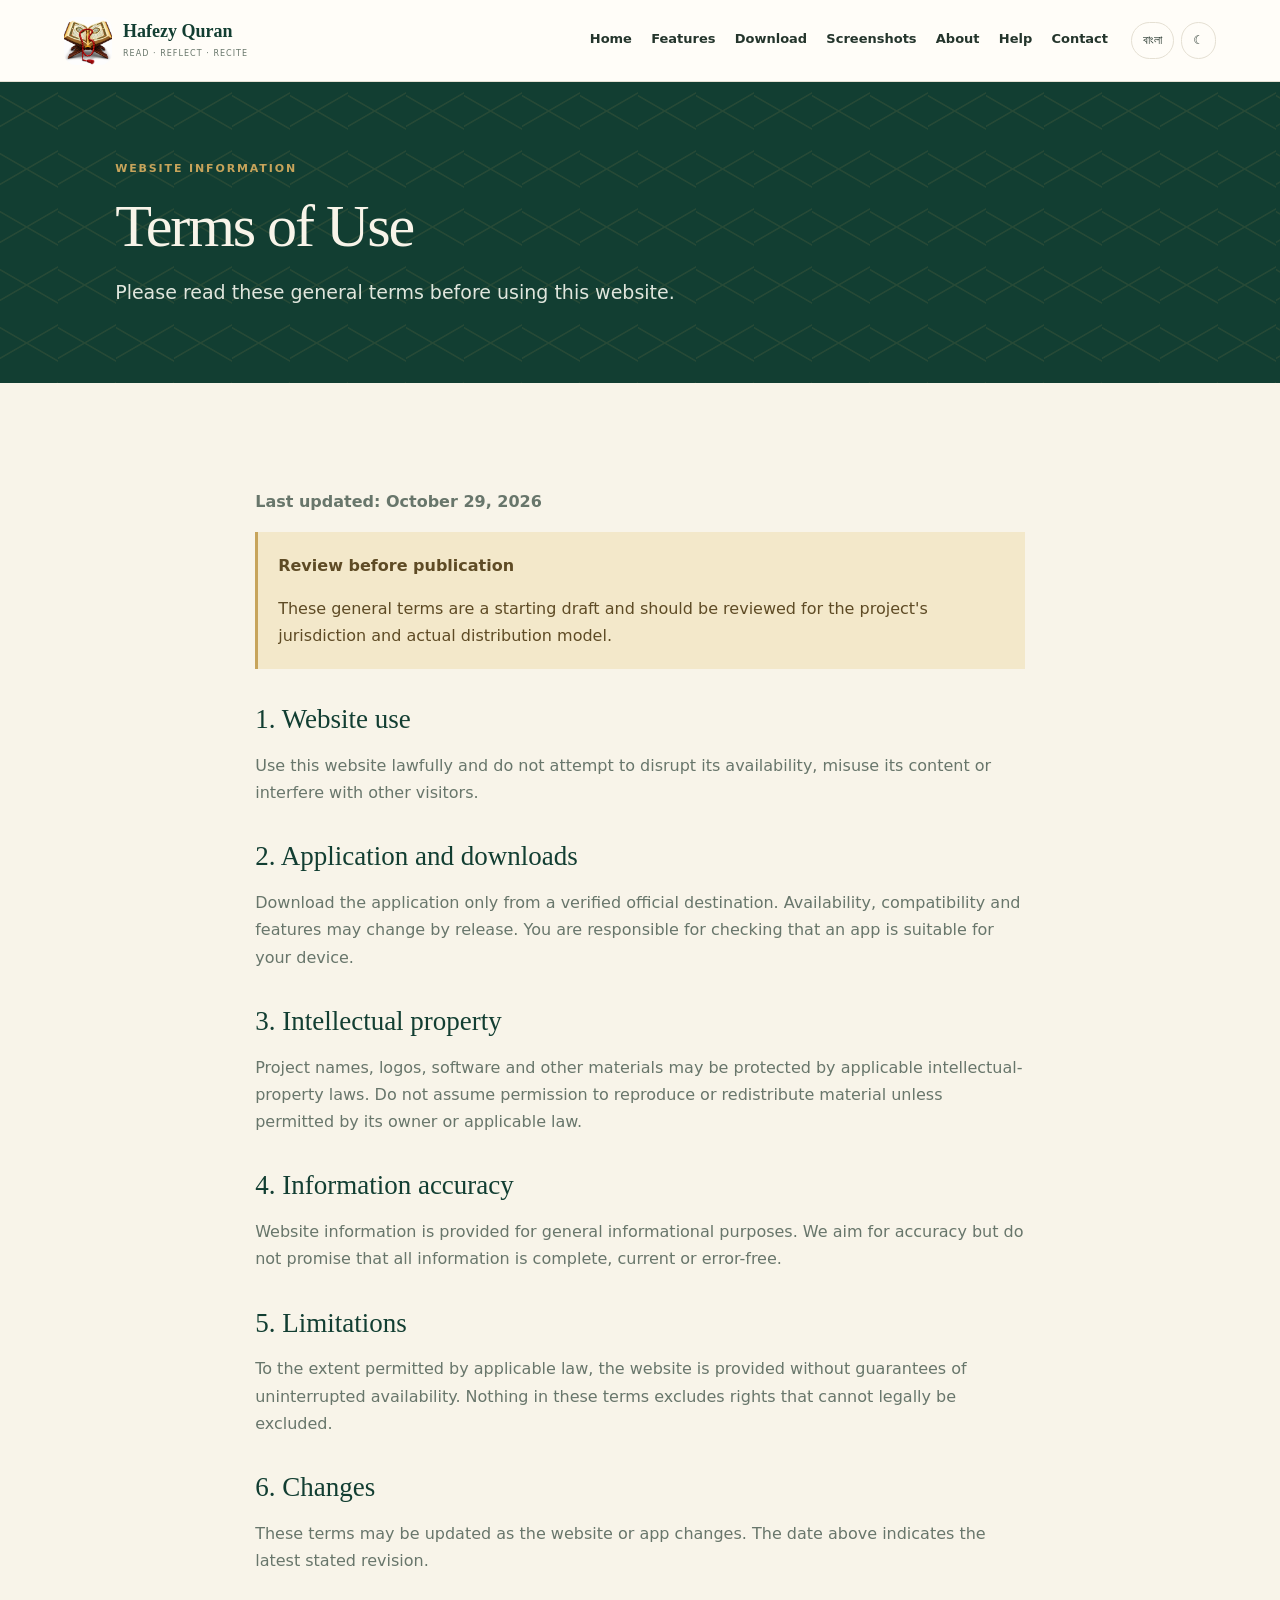
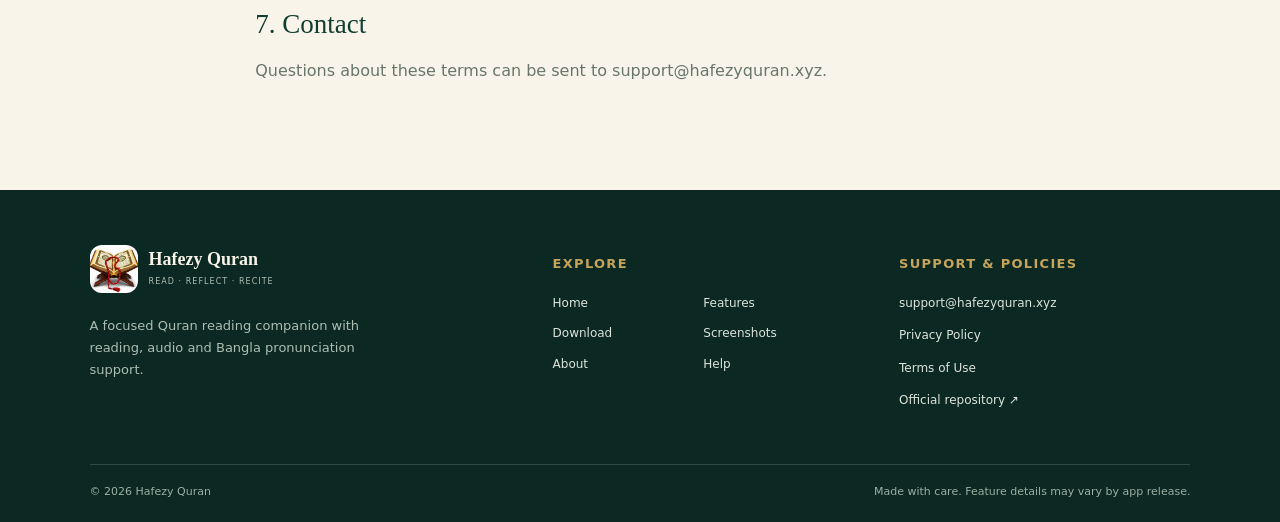
<file: terms.html>
<!doctype html><html lang="en" data-theme="light"><head><meta charset="utf-8"><meta name="viewport" content="width=device-width,initial-scale=1"><title>Terms of Use — Hafezy Quran</title><meta name="description" content="Terms for using the Hafezy Quran website and related app information."><link rel="canonical" href="https://hafezyquran.xyz/terms.html"><link rel="icon" href="assets/icons/favicon.svg"><link rel="stylesheet" href="css/style.css"><link rel="stylesheet" href="css/responsive.css"><script src="js/theme.js"></script></head><body><div id="site-header"></div><main><section class="page-hero pattern"><p class="eyebrow" data-i18n="termsEyebrow">Website information</p><h1 data-i18n="termsTitle">Terms of Use</h1><p class="lead" data-i18n="termsLead">Please read these general terms before using this website.</p></section><section class="section prose-layout"><article class="prose"><p><strong data-i18n="lastUpdated">Last updated: October 29, 2026</strong></p><div class="review-alert"><strong data-i18n="legalReview">Review before publication</strong><p data-i18n="legalReviewText">These general terms apply to the website and app distribution. Review for your jurisdiction if needed.</p></div><h2 data-i18n="siteUseTitle">1. Website use</h2><p data-i18n="siteUseText">Use this website lawfully and do not attempt to disrupt its availability, misuse its content or interfere with other visitors.</p><h2 data-i18n="appUseTitle">2. Application and downloads</h2><p data-i18n="appUseText">Download the application only from a verified official destination. Availability, compatibility and features may change by release. You are responsible for checking that an app is suitable for your device.</p><h2 data-i18n="ipTitle">3. Intellectual property</h2><p data-i18n="ipText">Project names, logos, software and other materials may be protected by applicable intellectual-property laws. Do not assume permission to reproduce or redistribute material unless permitted by its owner or applicable law.</p><h2 data-i18n="accuracyTermsTitle">4. Information accuracy</h2><p data-i18n="accuracyTermsText">Website information is provided for general informational purposes. We aim for accuracy but do not promise that all information is complete, current or error-free.</p><h2 data-i18n="limitsTitle">5. Limitations</h2><p data-i18n="limitsText">To the extent permitted by applicable law, the website is provided without guarantees of uninterrupted availability. Nothing in these terms excludes rights that cannot legally be excluded.</p><h2 data-i18n="changesTitle">6. Changes</h2><p data-i18n="changesText">These terms may be updated as the website or app changes. The date above indicates the latest stated revision.</p><h2 data-i18n="termsContactTitle">7. Contact</h2><p data-i18n="termsContactText">Questions about these terms can be sent to <a href="mailto:support@hafezyquran.xyz">support@hafezyquran.xyz</a>.</p></article></section></main><div id="site-footer"></div><script src="js/config.js"></script><script src="js/translations.js"></script><script src="js/main.js"></script></body></html>
</file>
<file: css/style.css>
:root{--emerald:#123e32;--deep:#0b2922;--cream:#f8f4e9;--gold:#c7a45b;--text:#24352c;--muted:#68766b;--white:#fff;--surface:#fffdf8;--line:#e5e0d3;--shadow:0 18px 55px rgba(11,41,34,.08);--serif:Georgia,"Times New Roman",serif}*{box-sizing:border-box}html{scroll-behavior:smooth;scroll-padding-top:90px}body{margin:0;background:var(--cream);color:var(--text);font-family:Inter,"Noto Sans Bengali","Nirmala UI",system-ui,-apple-system,sans-serif;line-height:1.7}a{color:inherit;text-decoration:none}a:hover{color:var(--gold)}button{font:inherit}.site-header{height:auto;min-height:82px;padding:15px clamp(18px,5vw,76px);display:flex;align-items:center;justify-content:space-between;gap:24px;background:var(--surface);border-bottom:1px solid var(--line);position:sticky;top:0;z-index:20}.brand{display:flex;align-items:center;gap:11px;flex-shrink:0}.brand-symbol{display:grid;place-items:center;width:42px;height:42px;border:1px solid var(--gold);border-radius:50%;color:var(--gold);font-size:25px}.brand strong{display:block;font-family:var(--serif);font-size:18px;line-height:1.2;color:var(--emerald)}.brand small{display:block;letter-spacing:.13em;font-size:8px;color:var(--muted);margin-top:4px}.primary-nav{display:flex;align-items:center;gap:clamp(10px,1.5vw,23px)}.primary-nav>a{font-size:13px;font-weight:600;color:var(--text);padding:8px 0;border-bottom:2px solid transparent}.primary-nav>a[aria-current=page]{color:var(--emerald);border-color:var(--gold)}.header-tools{display:flex;gap:7px;margin-left:4px}.utility-button{background:transparent;border:1px solid var(--line);border-radius:99px;padding:7px 11px;color:var(--text);cursor:pointer;font-size:12px}.utility-button:hover{border-color:var(--gold)}.menu-toggle{display:none}.hero{padding:clamp(56px,8vw,116px) clamp(22px,9vw,140px);display:grid;grid-template-columns:1.1fr .9fr;gap:7vw;align-items:center;min-height:590px}.pattern{background-color:var(--emerald);color:var(--cream);position:relative;overflow:hidden}.pattern:before{content:"";position:absolute;inset:0;pointer-events:none;opacity:.11;background-image:linear-gradient(30deg,transparent 47%,var(--gold) 48%,var(--gold) 49%,transparent 50%),linear-gradient(150deg,transparent 47%,var(--gold) 48%,var(--gold) 49%,transparent 50%);background-size:58px 58px}.hero-copy,.hero-art,.page-hero>* ,.final-cta>*{position:relative}.eyebrow{text-transform:uppercase;letter-spacing:.17em;font-size:11px;font-weight:750;color:var(--gold);margin:0 0 15px}.hero h1,.page-hero h1{font-family:var(--serif);font-size:clamp(42px,5.4vw,76px);line-height:1.08;letter-spacing:-.035em;font-weight:500;margin:0 0 24px;max-width:760px}.lead{font-size:clamp(16px,1.6vw,19px);line-height:1.8;color:var(--muted);max-width:660px}.hero .lead,.page-hero .lead{color:#e0e6dd}.actions{display:flex;gap:12px;flex-wrap:wrap;margin:30px 0 20px}.button{display:inline-flex;justify-content:center;align-items:center;min-height:46px;padding:12px 20px;border:1px solid transparent;border-radius:5px;font-size:13px;font-weight:700;transition:transform .2s,background .2s,border-color .2s;cursor:pointer}.button:hover{transform:translateY(-2px)}.button.primary{background:var(--emerald);color:white}.hero .button.primary{background:var(--gold);color:var(--deep)}.button.secondary{border-color:var(--gold);color:var(--emerald);background:transparent}.hero .button.secondary{color:var(--cream)}.button.gold{background:var(--gold);color:var(--deep)}.button[aria-disabled=true]{opacity:.5;cursor:not-allowed;transform:none}.small{font-size:12px}.muted{color:var(--muted)}.hero .muted{color:#c4d0c6}.hero-art{display:grid;place-items:center;min-height:340px}.art-ring{width:min(330px,75vw);aspect-ratio:1;border:1px solid rgba(199,164,91,.65);border-radius:50%;display:flex;flex-direction:column;align-items:center;justify-content:center;box-shadow:0 0 0 18px rgba(199,164,91,.035),0 0 0 38px rgba(199,164,91,.025);position:relative}.art-ring:before,.art-ring:after{content:"";position:absolute;inset:20px;border:1px dashed rgba(199,164,91,.5);border-radius:50%}.art-ring:after{inset:45px;border-style:solid;transform:rotate(45deg);border-radius:18px}.arabic{font-family:"Noto Naskh Arabic","Amiri",serif;font-size:clamp(28px,4vw,42px);color:var(--gold);position:relative;z-index:1}.art-caption{font-size:10px;letter-spacing:.25em;color:#d5c69e;margin-top:15px;z-index:1}.section{padding:clamp(55px,7vw,95px) clamp(22px,9vw,140px)}.intro-grid{display:grid;grid-template-columns:.8fr 1.2fr;gap:8vw;align-items:center}.section h2,.panel-copy h2,.faq-teaser h2,.final-cta h2{font-family:var(--serif);font-weight:500;font-size:clamp(29px,3.3vw,46px);line-height:1.18;margin:0 0 18px;color:var(--emerald)}.intro-grid .lead{margin:0}.section-heading{text-align:center;margin-bottom:38px}.section-heading .eyebrow{margin-bottom:9px}.feature-grid{display:grid;grid-template-columns:repeat(4,1fr);gap:16px}.feature-card{background:var(--surface);border:1px solid var(--line);padding:27px 24px;border-radius:7px;box-shadow:0 8px 28px rgba(11,41,34,.025)}.feature-mark{display:inline-flex;align-items:center;justify-content:center;width:35px;height:35px;border:1px solid var(--gold);color:var(--gold);border-radius:50%;font-size:11px;margin-bottom:22px}.feature-card h3,.feature-card h2{font-family:var(--serif);font-size:22px;line-height:1.3;font-weight:500;color:var(--emerald);margin:0 0 12px}.feature-card p{color:var(--muted);font-size:14px;margin:0;line-height:1.8}.section-link{text-align:center;margin:30px 0 0}.section-link a,.text-link{color:var(--emerald);font-size:13px;font-weight:750;border-bottom:1px solid var(--gold);padding-bottom:4px}.split-panel{display:grid;grid-template-columns:1fr 1fr;gap:8vw;align-items:center;background:#eee8d9}.panel-copy p:not(.eyebrow){color:var(--muted);max-width:580px}.quote-card{background:var(--emerald);color:var(--cream);padding:55px 25px;text-align:center;border-radius:3px;box-shadow:var(--shadow)}.quote-ornament{font-size:32px;color:var(--gold)}.quote-card .arabic{font-size:clamp(26px,3.5vw,40px);margin:20px 0}.quote-card .muted{color:#c3d0c7}.gallery-preview{display:grid;grid-template-columns:.8fr 1.2fr;gap:8vw;align-items:center}.screenshot-empty{min-height:210px;border:1px dashed #b7bba9;border-radius:8px;display:flex;flex-direction:column;align-items:center;justify-content:center;gap:8px;text-align:center;padding:30px;background:rgba(255,255,255,.22)}.empty-icon{font-size:38px;color:var(--gold)}.screenshot-empty strong{color:var(--emerald)}.screenshot-empty .small{max-width:280px}.faq-teaser{display:flex;align-items:center;justify-content:space-between;gap:30px;background:var(--surface);border-top:1px solid var(--line);border-bottom:1px solid var(--line)}.faq-teaser h2{margin:0}.final-cta{text-align:center;padding:75px 24px 85px}.final-cta h2{color:var(--cream);font-size:clamp(36px,4.5vw,58px)}.final-cta p:not(.eyebrow){color:#d2ddd4}.final-cta .button{margin-top:14px}.page-hero{padding:78px clamp(22px,9vw,140px) 74px;min-height:290px}.page-hero h1{font-size:clamp(38px,4.7vw,62px);margin-bottom:16px}.page-hero .lead{margin:0;max-width:720px}.feature-detail-grid{display:grid;grid-template-columns:repeat(3,1fr);gap:18px}.feature-detail-grid .feature-card{padding:30px}.feature-detail-grid .feature-card h2{font-size:24px}.status{display:inline-block;margin-top:20px;font-size:10px;letter-spacing:.04em;text-transform:uppercase;border-radius:30px;padding:5px 9px}.status.confirmed{background:#e0eee3;color:#245c3d}.status.verify{background:#f5ecd6;color:#775d21}.status.planned{background:#eee8e6;color:#77554b}.note-panel{background:#eae4d5;border-left:3px solid var(--gold);margin:0 clamp(22px,9vw,140px) 70px;padding:30px 35px}.note-panel h2{font-size:28px}.note-panel p{color:var(--muted)}.download-layout{display:grid;grid-template-columns:.85fr 1.15fr;gap:24px;align-items:stretch}.download-card,.instruction-card,.contact-card,.fact-card{background:var(--surface);border:1px solid var(--line);padding:clamp(25px,4vw,45px);border-radius:7px}.download-card{text-align:center}.app-icon{display:grid;place-items:center;width:74px;height:74px;border-radius:22px;background:var(--emerald);color:var(--gold);font-size:38px;margin:0 auto 20px}.download-card .eyebrow{margin-bottom:5px}.download-card h2{font-size:27px;margin:0}.version-number{font-size:30px;font-family:var(--serif);color:var(--emerald);margin:5px}.download-actions{display:grid;gap:11px;margin:25px 0 15px}.instruction-card h2{font-size:30px}.instruction-card h3{font-family:var(--serif);color:var(--emerald);font-size:22px;margin:30px 0 8px}.instruction-card li,.instruction-card p{color:var(--muted);font-size:14px;padding-left:5px}.instruction-card li{margin-bottom:12px}.changelog{border-top:1px solid var(--line);padding-top:25px;display:flex;gap:20px;align-items:center}.version-pill{background:var(--emerald);color:white;padding:6px 12px;border-radius:20px;font-size:12px}.gallery-grid{display:grid;grid-template-columns:repeat(3,1fr);gap:20px}.gallery-item{border:1px solid var(--line);background:var(--surface);padding:10px;border-radius:7px;text-align:left;cursor:pointer}.gallery-item img{width:100%;height:360px;object-fit:contain;background:#e9e5da;display:block}.gallery-item span{display:block;padding:10px 5px;font-size:13px}.empty-state{text-align:center;padding:45px 20px;color:var(--muted)}.empty-state h2{font-size:28px}.empty-state .text-link{display:inline-block;margin-top:12px}.lightbox{position:fixed;inset:0;z-index:50;background:rgba(4,17,13,.94);display:flex;align-items:center;justify-content:center;padding:40px;gap:20px;color:white}.lightbox[hidden]{display:none}.lightbox figure{margin:0;max-height:90vh;text-align:center}.lightbox img{max-width:min(72vw,800px);max-height:78vh;object-fit:contain}.lightbox figcaption{padding:10px}.lightbox-close,.lightbox-nav{border:1px solid rgba(255,255,255,.4);background:transparent;color:white;cursor:pointer;border-radius:50%;width:44px;height:44px;font-size:26px}.lightbox-close{position:absolute;top:20px;right:22px}.prose-layout{max-width:1000px;margin:auto}.prose h2{font-family:var(--serif);font-size:27px;font-weight:500;color:var(--emerald);margin:35px 0 8px}.prose p{color:var(--muted)}.review-alert{background:#f3e8ca;border-left:3px solid var(--gold);padding:20px;color:#5e4b25}.review-alert p{color:#5e4b25;margin-bottom:0}.fact-card{align-self:start}.fact-card dl{margin:20px 0 0}.fact-card dt{font-size:11px;text-transform:uppercase;letter-spacing:.1em;color:var(--muted);margin-top:18px}.fact-card dd{margin:3px 0 0;color:var(--emerald);font-weight:650;overflow-wrap:anywhere}.prose-layout:has(.fact-card){display:grid;grid-template-columns:1.5fr .7fr;gap:55px}.faq-list{max-width:1000px;margin:auto}.faq-list details{background:var(--surface);border:1px solid var(--line);border-radius:6px;margin-bottom:12px;padding:0 22px}.faq-list summary{cursor:pointer;list-style:none;padding:19px 32px 19px 0;color:var(--emerald);font-weight:700;position:relative}.faq-list summary::-webkit-details-marker{display:none}.faq-list summary:after{content:"+";position:absolute;right:0;top:13px;color:var(--gold);font-size:25px;font-weight:400}.faq-list details[open] summary:after{content:"−"}.faq-list details p{color:var(--muted);padding:0 0 18px;margin:0;max-width:850px}.contact-grid{display:grid;grid-template-columns:repeat(2,1fr);gap:18px}.contact-card h2{font-size:25px}.contact-card p{color:var(--muted);font-size:14px}.contact-icon{display:grid;place-items:center;width:42px;height:42px;border:1px solid var(--gold);border-radius:50%;color:var(--gold);font-size:20px;margin-bottom:18px}.contact-card .button{margin-top:12px;overflow-wrap:anywhere}.site-footer{background:var(--deep);color:#dce4dc;padding:55px clamp(22px,7vw,100px) 20px}.footer-main{display:grid;grid-template-columns:1.4fr 1fr 1fr;gap:55px;padding-bottom:42px}.footer-brand p{max-width:300px;font-size:13px;color:#aebdb2;margin-top:22px}.site-footer .brand strong{color:#f8f4e9}.site-footer .brand small{color:#aebdb2}.site-footer h2{font-size:13px;text-transform:uppercase;letter-spacing:.1em;color:var(--gold);margin:8px 0 18px}.footer-links{display:grid;grid-template-columns:1fr 1fr;gap:10px}.footer-links a,.site-footer>div a:not(.brand){font-size:12px;color:#dce4dc}.site-footer>div a:hover{color:var(--gold)}.footer-main>div:last-child>a{display:block;margin:0 0 12px;overflow-wrap:anywhere}.footer-bottom{border-top:1px solid rgba(255,255,255,.15);padding-top:18px;display:flex;justify-content:space-between;gap:20px;color:#9eafa3;font-size:11px}a:focus-visible,button:focus-visible,summary:focus-visible{outline:3px solid var(--gold);outline-offset:4px}::selection{background:var(--gold);color:var(--deep)}[hidden]{display:none!important}@media(prefers-reduced-motion:reduce){*,*:before,*:after{scroll-behavior:auto!important;transition:none!important;animation:none!important}}
/* App logo integration */
.brand-logo{display:block;width:48px;height:48px;object-fit:cover;border-radius:12px;flex-shrink:0}.site-footer .brand-logo{width:48px;height:48px}.hero-app-logo{display:block;width:min(100%,460px);height:auto;aspect-ratio:1;object-fit:contain;border-radius:24px;box-shadow:0 20px 55px rgba(0,0,0,.16)}.app-icon{overflow:hidden;padding:0;background:transparent;border-radius:22px;width:100px;height:100px}.app-icon img{display:block;width:100%;height:100%;object-fit:cover}.hero-art{min-width:0}

.screenshot-preview-ready img{display:block;max-width:100%;max-height:360px;object-fit:contain;border-radius:8px}.screenshot-preview-ready{gap:12px}
</file>
<file: css/responsive.css>
@media(max-width:1120px){.primary-nav{gap:10px}.primary-nav>a{font-size:12px}.site-header{padding-inline:22px}.feature-grid{grid-template-columns:repeat(2,1fr)}.hero{padding-inline:7vw}.section{padding-inline:7vw}}@media(max-width:900px){.site-header{min-height:72px}.menu-toggle{display:flex;flex-direction:column;gap:5px;border:1px solid var(--line);border-radius:5px;background:transparent;padding:10px;cursor:pointer}.menu-toggle span{display:block;width:19px;height:2px;background:var(--emerald)}.primary-nav{display:none;position:absolute;top:100%;left:0;right:0;background:var(--surface);border-bottom:1px solid var(--line);padding:18px 24px 22px;align-items:stretch;flex-direction:column;gap:4px;box-shadow:var(--shadow)}.primary-nav.is-open{display:flex}.primary-nav>a{padding:10px 4px;font-size:14px}.header-tools{margin:10px 0 0}.hero{grid-template-columns:1fr .75fr;gap:25px;min-height:520px}.art-ring{width:240px}.intro-grid,.gallery-preview,.split-panel{gap:35px}.feature-detail-grid{grid-template-columns:repeat(2,1fr)}.download-layout{grid-template-columns:1fr 1.15fr}.footer-main{gap:25px}.gallery-item img{height:300px}}@media(max-width:640px){.brand strong{font-size:16px}.brand-symbol{width:38px;height:38px}.hero{grid-template-columns:1fr;padding:60px 24px 55px;min-height:auto}.hero h1{font-size:46px}.hero-art{min-height:230px;margin-top:5px}.art-ring{width:210px}.section{padding:54px 22px}.intro-grid,.gallery-preview,.split-panel,.download-layout,.prose-layout:has(.fact-card){grid-template-columns:1fr}.intro-grid{gap:8px}.section h2,.panel-copy h2{font-size:34px}.feature-grid,.feature-detail-grid,.contact-grid{grid-template-columns:1fr}.feature-card{padding:24px}.split-panel{gap:28px}.faq-teaser{align-items:flex-start;flex-direction:column}.faq-teaser h2{font-size:32px}.page-hero{padding:57px 22px 52px;min-height:0}.page-hero h1{font-size:40px}.note-panel{margin:0 22px 48px;padding:24px}.download-card,.instruction-card,.contact-card{padding:25px}.gallery-grid{grid-template-columns:repeat(2,1fr);gap:10px}.gallery-item{padding:6px}.gallery-item img{height:230px}.lightbox{padding:55px 10px 20px;gap:5px}.lightbox img{max-width:75vw;max-height:75vh}.lightbox-nav{width:34px;height:34px;flex-shrink:0}.footer-main{grid-template-columns:1fr 1fr;gap:30px 18px}.footer-brand{grid-column:1/-1}.footer-bottom{flex-direction:column;gap:5px}.footer-links{grid-template-columns:1fr}.changelog{align-items:flex-start}.hero .actions .button{flex:1}.faq-list details{padding-inline:16px}.faq-list summary{font-size:14px}.prose h2{font-size:24px}}@media(max-width:370px){.hero h1{font-size:39px}.gallery-grid{grid-template-columns:1fr}.gallery-item img{height:300px}.footer-main{grid-template-columns:1fr}.footer-brand{grid-column:auto}}
</file>
